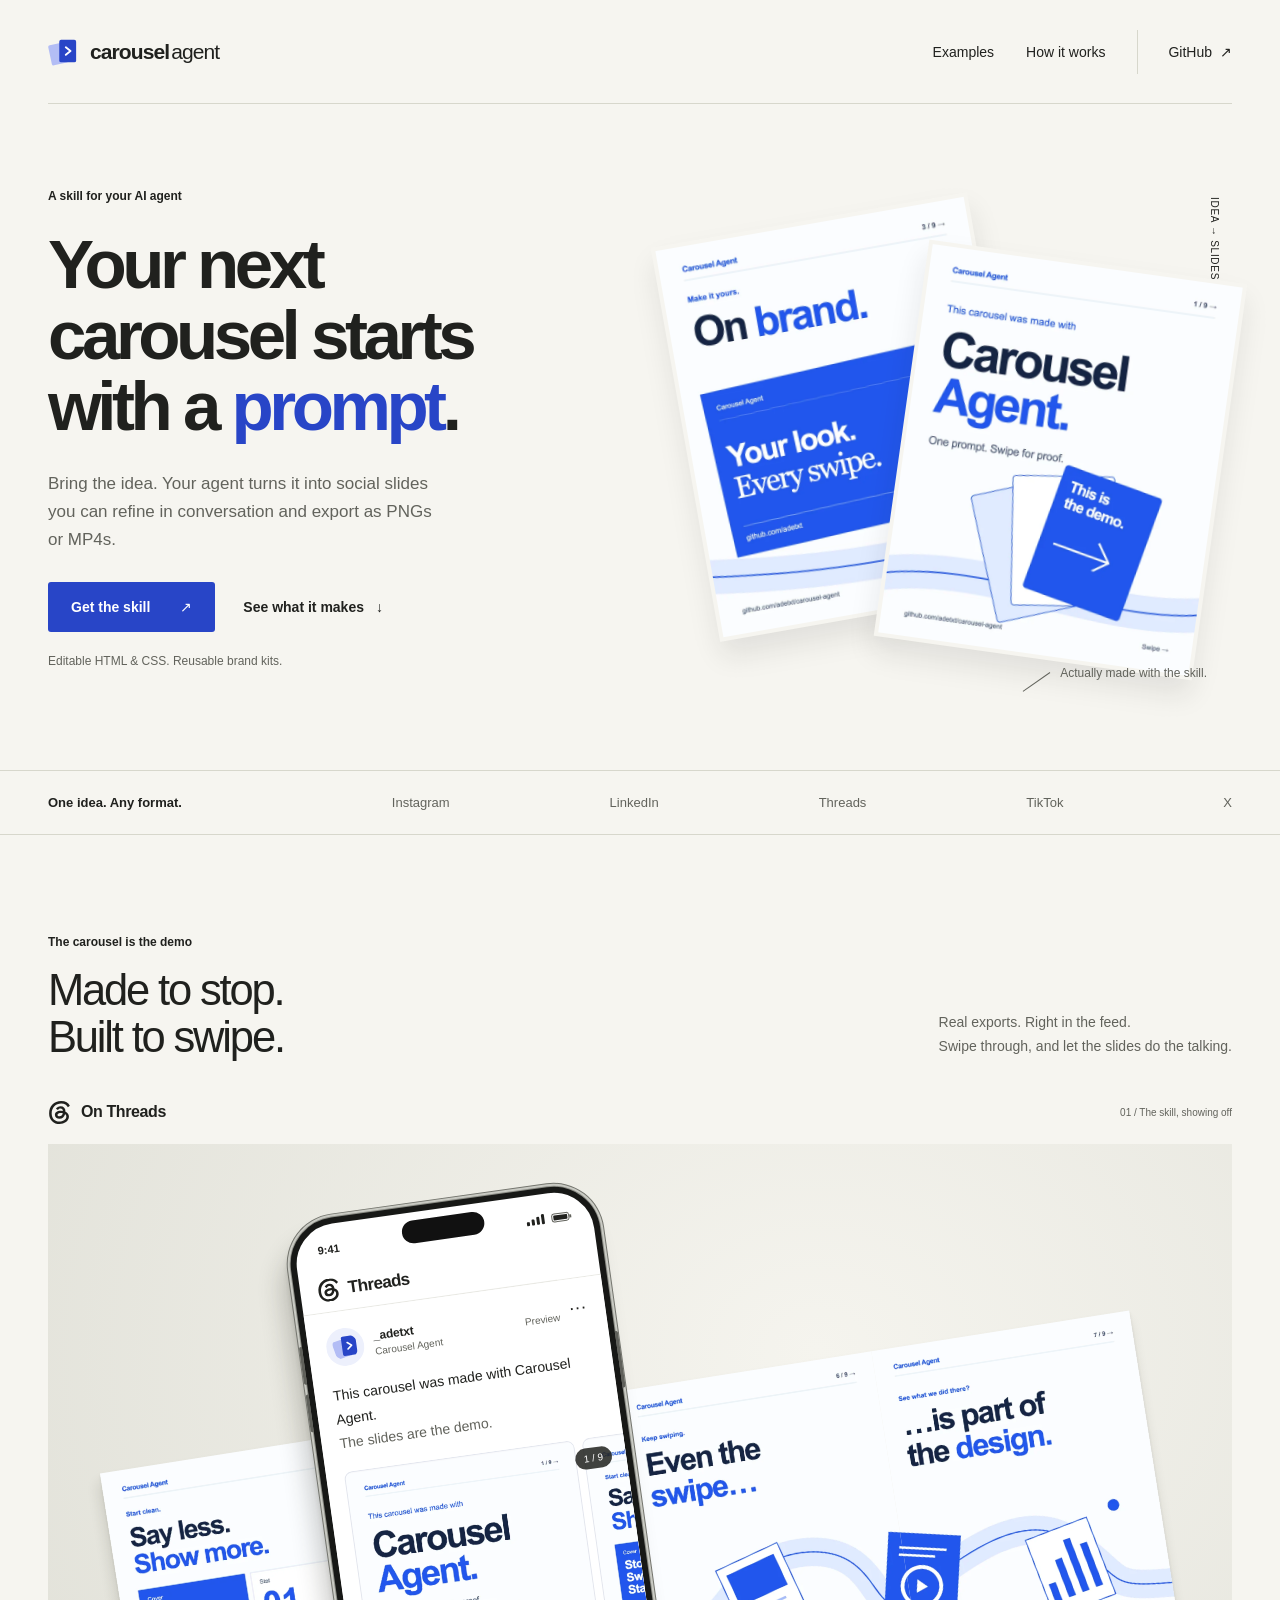
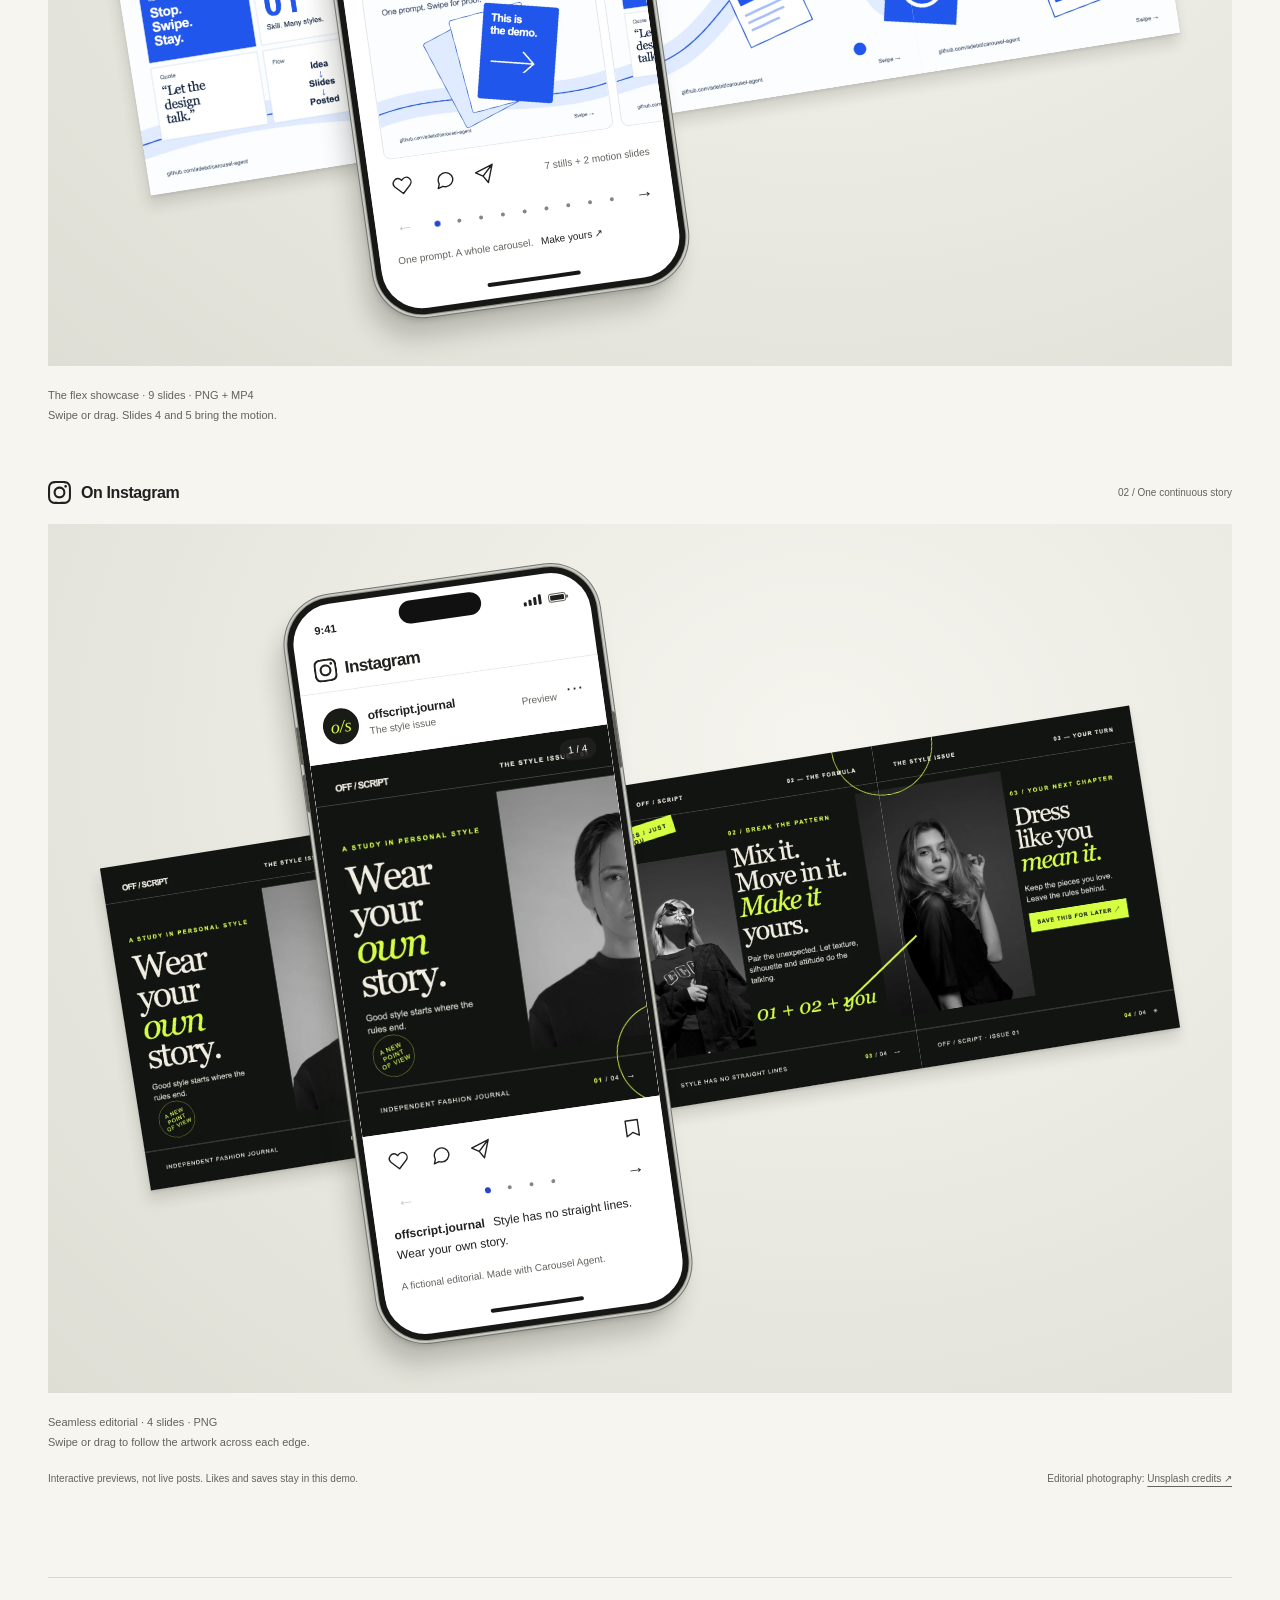
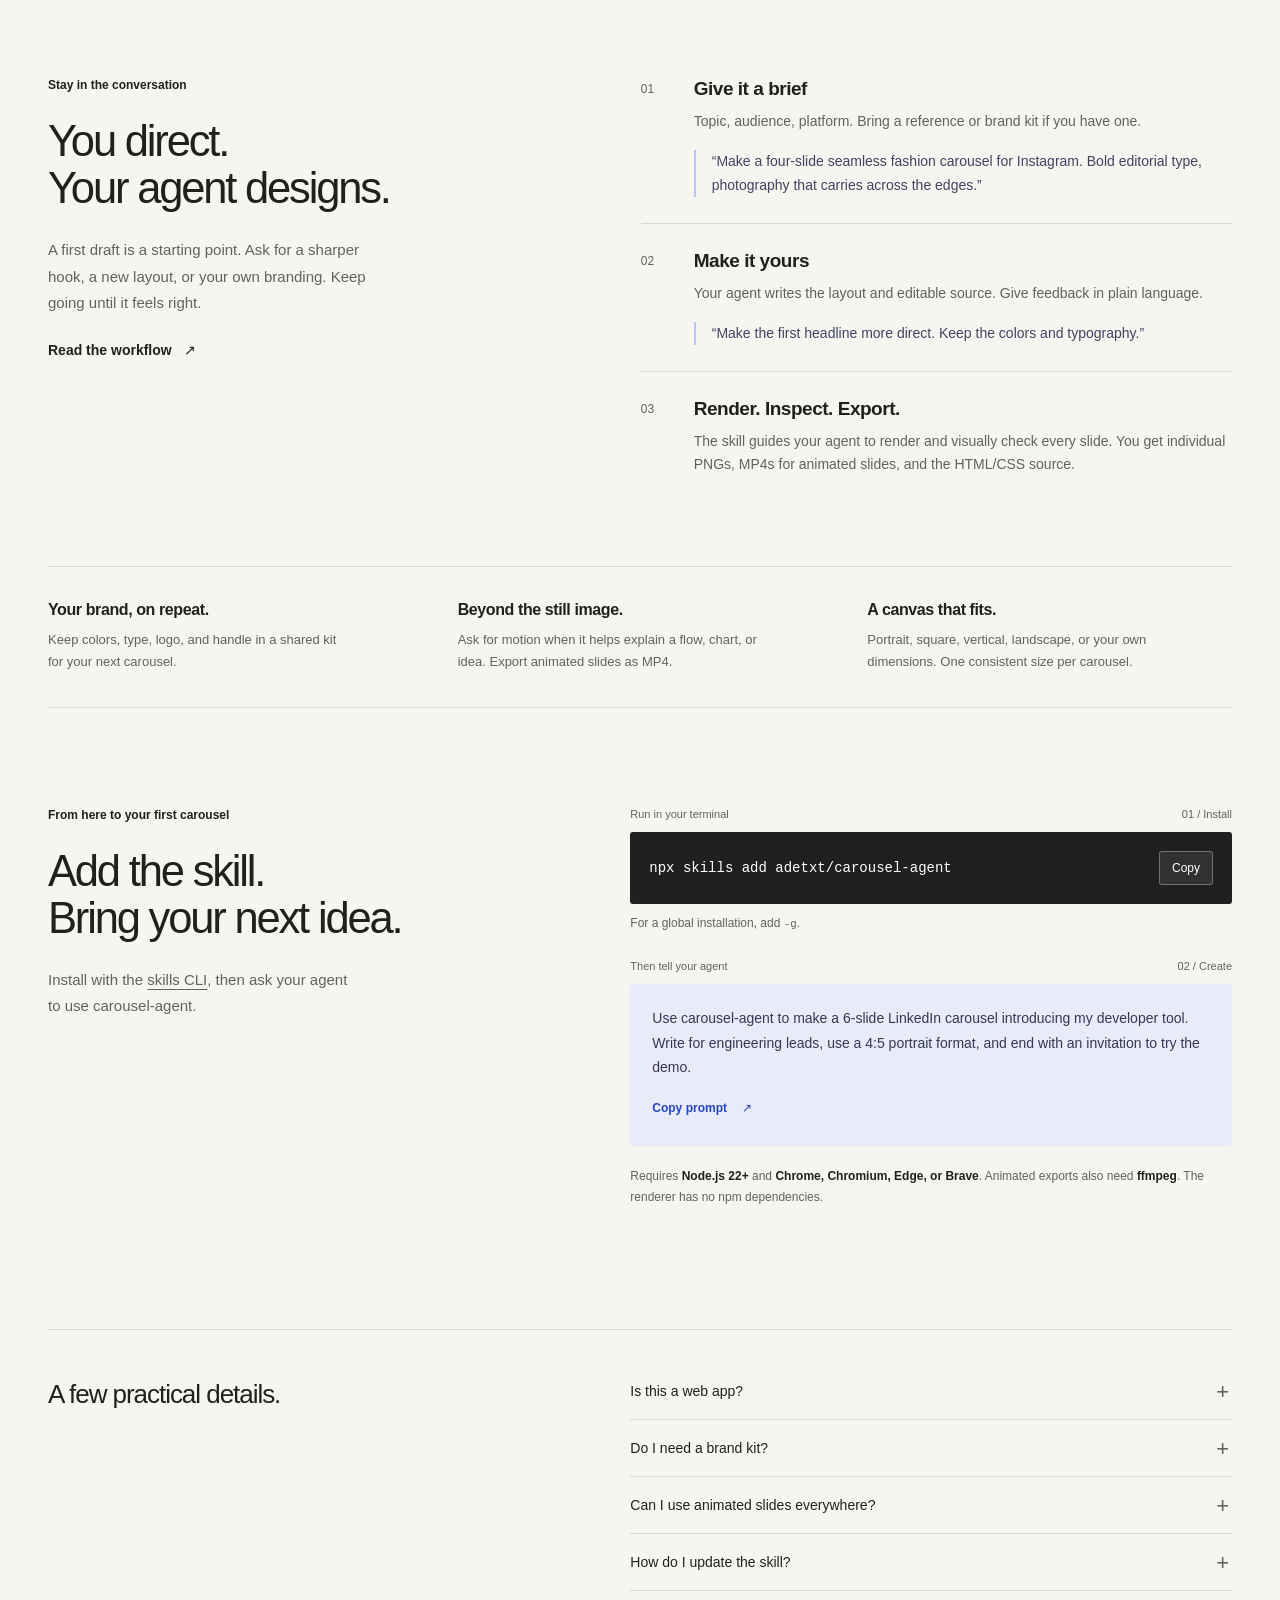
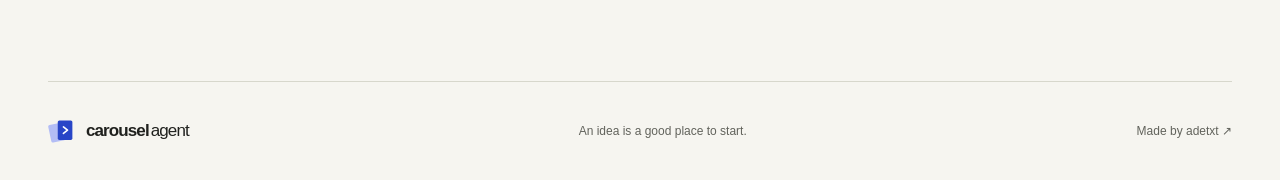
<file: docs/index.html>
<!doctype html>
<html lang="en">
<head>
  <meta charset="utf-8">
  <meta name="viewport" content="width=device-width, initial-scale=1">
  <meta name="theme-color" content="#f6f5f0">
  <meta name="description" content="Turn a prompt into social carousels with your AI agent. Editable HTML, seamless artwork, PNG exports, and animated MP4 slides. Install Carousel Agent.">
  <meta property="og:title" content="Carousel Agent · Your next carousel starts with a prompt">
  <meta property="og:description" content="From a brief to a carousel. Design, refine, and export social slides in conversation with your AI agent.">
  <meta property="og:type" content="website">
  <title>Carousel Agent · Your next carousel starts with a prompt</title>
  <link rel="icon" href="assets/mark.svg" type="image/svg+xml">
  <link rel="stylesheet" href="style.css">
  <link rel="stylesheet" href="social.css">
  <script src="script.js" defer></script>
</head>
<body>
  <a class="skip-link" href="#main">Skip to content</a>
  <header class="site-header wrap">
    <a class="wordmark" href="#" aria-label="Carousel Agent home"><img src="assets/mark.svg" width="30" height="30" alt="">carousel<span>agent</span></a>
    <nav aria-label="Main navigation">
      <a href="#examples">Examples</a>
      <a href="#workflow">How it works</a>
      <a class="github-link" href="https://github.com/adetxt/carousel-agent">GitHub <span aria-hidden="true">↗</span></a>
    </nav>
  </header>

  <main id="main">
    <section class="hero wrap" aria-labelledby="hero-title">
      <div class="hero-copy">
        <p class="eyebrow">A skill for your AI agent</p>
        <h1 id="hero-title">Your next<br>carousel starts<br>with a <span class="prompt-word">prompt<span aria-hidden="true">.</span></span></h1>
        <p class="hero-description">Bring the idea. Your agent turns it into social slides you can refine in conversation and export as PNGs or MP4s.</p>
        <div class="hero-actions"><a class="button primary" href="#install">Get the skill <span aria-hidden="true">↗</span></a><a class="text-link" href="#examples">See what it makes <span aria-hidden="true">↓</span></a></div>
        <p class="hero-note">Editable HTML & CSS. Reusable brand kits.</p>
      </div>
      <div class="hero-art" aria-label="Examples of the skill's exported slides">
        <img class="hero-slide hero-back" src="assets/flex-03.webp" width="720" height="900" alt="Carousel Agent blue and white branding slide: Your look. Every swipe." decoding="async">
        <img class="hero-slide hero-front" src="assets/flex-01.webp" width="720" height="900" alt="This carousel was made with Carousel Agent. One prompt. Swipe for proof." fetchpriority="high">
        <div class="art-caption"><span class="caption-line" aria-hidden="true"></span>Actually made with the skill.</div>
        <span class="art-index" aria-hidden="true">IDEA → SLIDES</span>
      </div>
    </section>

    <div class="format-strip"><div class="wrap"><span>One idea. Any format.</span><span>Instagram</span><span>LinkedIn</span><span>Threads</span><span>TikTok</span><span>X</span></div></div>

    <section class="examples section wrap" id="examples" aria-labelledby="examples-title">
      <div class="section-heading"><div><p class="eyebrow">The carousel is the demo</p><h2 id="examples-title">Made to stop.<br>Built to swipe.</h2></div><p>Real exports. Right in the feed.<br>Swipe through, and let the slides do the talking.</p></div>
      <div class="showcase-stage">
        <div class="platform-example" data-reveal>
          <div class="platform-heading"><img src="assets/threads.svg" width="23" height="23" alt=""><h3>On Threads</h3><span>01 / The skill, showing off</span></div>
          <div class="mockup-scene">
            <div class="slide-spread" aria-hidden="true">
              <img src="assets/flex-02.webp" width="720" height="900" alt="" loading="lazy">
              <img src="assets/flex-03.webp" width="720" height="900" alt="" loading="lazy">
              <img src="assets/flex-06.webp" width="720" height="900" alt="" loading="lazy">
              <img src="assets/flex-07.webp" width="720" height="900" alt="" loading="lazy">
            </div>
            <div class="phone-shell">
              <div class="phone-screen">
              <div class="phone-status" aria-hidden="true"><span>9:41</span><span class="phone-island"></span><span class="phone-signal"><i></i><i></i><i></i><i></i></span><span class="phone-battery"></span></div>
              <div class="phone-app"><img src="assets/threads.svg" width="23" height="23" alt=""><span>Threads</span></div>
          <article class="social-post threads-post" id="threads-preview" aria-label="Interactive Threads preview">
            <header class="post-header"><img class="post-avatar" src="assets/mark.svg" width="38" height="38" alt=""><div class="post-identity"><strong>_adetxt</strong><span>Carousel Agent</span></div><span class="post-preview-label">Preview</span><span class="post-menu" aria-hidden="true">···</span></header>
            <p class="thread-caption">This carousel was made with Carousel Agent.<br><span>The slides are the demo.</span></p>
            <div class="post-media"><div class="social-track" tabindex="0" role="region" aria-label="Carousel Agent flex showcase, nine slides. Swipe, drag, or use left and right arrow keys.">
              <div class="social-slide"><img src="https://script-alchemy-content-media.adetxt.workers.dev/carousel-agent/2026-11-01-flex/publish/slide-01-bbafe9b843ea.png" data-fallback="assets/flex-01.webp" width="1080" height="1350" alt="Slide 1 of 9: This carousel was made with Carousel Agent. One prompt. Swipe for proof." loading="lazy"></div>
              <div class="social-slide"><img src="https://script-alchemy-content-media.adetxt.workers.dev/carousel-agent/2026-11-01-flex/publish/slide-02-7007c85b07de.png" data-fallback="assets/flex-02.webp" width="1080" height="1350" alt="Slide 2 of 9: Say less. Show more. Cover, stat, quote and flow slide designs." loading="lazy"></div>
              <div class="social-slide"><img src="https://script-alchemy-content-media.adetxt.workers.dev/carousel-agent/2026-11-01-flex/publish/slide-03-96e52ef5cc22.png" data-fallback="assets/flex-03.webp" width="1080" height="1350" alt="Slide 3 of 9: On brand. Your look, every swipe." loading="lazy"></div>
              <div class="social-slide"><video src="https://script-alchemy-content-media.adetxt.workers.dev/carousel-agent/2026-11-01-flex/publish/slide-04-440615c28e92.mp4" data-fallback="assets/flex-04.mp4" poster="assets/flex-04.webp" width="1080" height="1350" controls muted playsinline preload="none" aria-label="Slide 4 of 9: It moves. Animated sequence: one prompt, a whole carousel, ready to post."></video><span class="video-label">Motion slide</span></div>
              <div class="social-slide"><video src="https://script-alchemy-content-media.adetxt.workers.dev/carousel-agent/2026-11-01-flex/publish/slide-05-c905f250cb9c.mp4" data-fallback="assets/flex-05.mp4" poster="assets/flex-05.webp" width="1080" height="1350" controls muted playsinline preload="none" aria-label="Slide 5 of 9: It shows off. Three animated slide cards fan out in perspective."></video><span class="video-label">Motion slide</span></div>
              <div class="social-slide"><img src="https://script-alchemy-content-media.adetxt.workers.dev/carousel-agent/2026-11-01-flex/publish/slide-06-9be8e0b4d6cc.png" data-fallback="assets/flex-06.webp" width="1080" height="1350" alt="Slide 6 of 9: Even the swipe… The ribbon and illustrated slide continue into the next panel." loading="lazy"></div>
              <div class="social-slide"><img src="https://script-alchemy-content-media.adetxt.workers.dev/carousel-agent/2026-11-01-flex/publish/slide-07-51d35d997528.png" data-fallback="assets/flex-07.webp" width="1080" height="1350" alt="Slide 7 of 9: …is part of the design. The shared artwork continues from the previous panel." loading="lazy"></div>
              <div class="social-slide"><img src="https://script-alchemy-content-media.adetxt.workers.dev/carousel-agent/2026-11-01-flex/publish/slide-08-e6ce64148919.png" data-fallback="assets/flex-08.webp" width="1080" height="1350" alt="Slide 8 of 9: Any format. Portrait, square, vertical and wide. PNG and MP4. Editable and reusable." loading="lazy"></div>
              <div class="social-slide"><img src="https://script-alchemy-content-media.adetxt.workers.dev/carousel-agent/2026-11-01-flex/publish/slide-09-34acc0d3ac97.png" data-fallback="assets/flex-09.webp" width="1080" height="1350" alt="Slide 9 of 9: Your turn. Get Carousel Agent at github.com/adetxt/carousel-agent." loading="lazy"></div>
            </div><span class="post-position" aria-live="polite" aria-atomic="true">1 / 9</span></div>
            <div class="post-actions"><button type="button" class="icon-button like-button" aria-label="Like this Threads preview" aria-pressed="false" hidden><svg viewBox="0 0 24 24" aria-hidden="true"><path d="M20.8 4.6a5.4 5.4 0 0 0-7.6 0L12 5.8l-1.2-1.2a5.4 5.4 0 0 0-7.6 7.6L12 21l8.8-8.8a5.4 5.4 0 0 0 0-7.6Z"/></svg></button><span class="mock-icon" aria-hidden="true"><svg viewBox="0 0 24 24" aria-hidden="true"><path d="M21 11.5a8.5 8.5 0 0 1-8.5 8.5 9 9 0 0 1-4-.9L3 21l1.8-5A8.5 8.5 0 1 1 21 11.5Z"/></svg></span><span class="mock-icon" aria-hidden="true"><svg viewBox="0 0 24 24" aria-hidden="true"><path d="m22 2-7 20-5-8-8-5 20-7ZM22 2 10 14"/></svg></span><span class="post-media-note">7 stills + 2 motion slides</span></div>
            <div class="post-pagination" hidden><button type="button" class="post-prev" aria-label="Previous slide" disabled>←</button><div class="post-dots" role="group" aria-label="Choose a slide"></div><button type="button" class="post-next" aria-label="Next slide">→</button></div>
            <p class="post-bottom-note">One prompt. A whole carousel. <a href="#install">Make yours ↗</a></p>
          </article>
              <div class="phone-home" aria-hidden="true"></div>
              </div>
            </div>
          </div>
          <p class="example-footnote">The flex showcase · 9 slides · PNG + MP4<br>Swipe or drag. Slides 4 and 5 bring the motion.</p>
        </div>
        <div class="platform-example instagram-example" data-reveal>
          <div class="platform-heading"><img src="assets/instagram.svg" width="23" height="23" alt=""><h3>On Instagram</h3><span>02 / One continuous story</span></div>
          <div class="mockup-scene">
            <div class="slide-spread" aria-hidden="true">
              <img src="assets/editorial-01.webp" width="720" height="900" alt="" loading="lazy">
              <img src="assets/editorial-02.webp" width="720" height="900" alt="" loading="lazy">
              <img src="assets/editorial-03.webp" width="720" height="900" alt="" loading="lazy">
              <img src="assets/editorial-04.webp" width="720" height="900" alt="" loading="lazy">
            </div>
            <div class="phone-shell">
              <div class="phone-screen">
              <div class="phone-status" aria-hidden="true"><span>9:41</span><span class="phone-island"></span><span class="phone-signal"><i></i><i></i><i></i><i></i></span><span class="phone-battery"></span></div>
              <div class="phone-app"><img src="assets/instagram.svg" width="23" height="23" alt=""><span>Instagram</span></div>
          <article class="social-post instagram-post" id="instagram-preview" aria-label="Interactive Instagram preview">
            <header class="post-header"><span class="editorial-avatar" aria-hidden="true">o/s</span><div class="post-identity"><strong>offscript.journal</strong><span>The style issue</span></div><span class="post-preview-label">Preview</span><span class="post-menu" aria-hidden="true">···</span></header>
            <div class="post-media"><div class="social-track" tabindex="0" role="region" aria-label="Seamless editorial, four slides. Swipe, drag, or use left and right arrow keys.">
              <div class="social-slide"><img src="assets/editorial-01.webp" width="720" height="900" alt="Editorial slide 1 of 4: Wear your own story" loading="lazy"></div>
              <div class="social-slide"><img src="assets/editorial-02.webp" width="720" height="900" alt="Editorial slide 2 of 4: Less fitting in. More standing out" loading="lazy"></div>
              <div class="social-slide"><img src="assets/editorial-03.webp" width="720" height="900" alt="Editorial slide 3 of 4: Mix it. Move in it. Make it yours" loading="lazy"></div>
              <div class="social-slide"><img src="assets/editorial-04.webp" width="720" height="900" alt="Editorial slide 4 of 4: Dress like you mean it" loading="lazy"></div>
            </div><span class="post-position" aria-live="polite" aria-atomic="true">1 / 4</span></div>
            <div class="post-actions"><button type="button" class="icon-button like-button" aria-label="Like this Instagram preview" aria-pressed="false" hidden><svg viewBox="0 0 24 24" aria-hidden="true"><path d="M20.8 4.6a5.4 5.4 0 0 0-7.6 0L12 5.8l-1.2-1.2a5.4 5.4 0 0 0-7.6 7.6L12 21l8.8-8.8a5.4 5.4 0 0 0 0-7.6Z"/></svg></button><span class="mock-icon" aria-hidden="true"><svg viewBox="0 0 24 24" aria-hidden="true"><path d="M21 11.5a8.5 8.5 0 0 1-8.5 8.5 9 9 0 0 1-4-.9L3 21l1.8-5A8.5 8.5 0 1 1 21 11.5Z"/></svg></span><span class="mock-icon" aria-hidden="true"><svg viewBox="0 0 24 24" aria-hidden="true"><path d="m22 2-7 20-5-8-8-5 20-7ZM22 2 10 14"/></svg></span><button type="button" class="icon-button save-button" aria-label="Save this Instagram preview" aria-pressed="false" hidden><svg viewBox="0 0 24 24" aria-hidden="true"><path d="M5 3h14v18l-7-4-7 4V3Z"/></svg></button></div>
            <div class="post-pagination" hidden><button type="button" class="post-prev" aria-label="Previous slide" disabled>←</button><div class="post-dots" role="group" aria-label="Choose a slide"></div><button type="button" class="post-next" aria-label="Next slide">→</button></div>
            <p class="instagram-caption"><strong>offscript.journal</strong> Style has no straight lines. Wear your own story.</p>
            <p class="post-bottom-note">A fictional editorial. Made with Carousel Agent.</p>
          </article>
              <div class="phone-home" aria-hidden="true"></div>
              </div>
            </div>
          </div>
          <p class="example-footnote">Seamless editorial · 4 slides · PNG<br>Swipe or drag to follow the artwork across each edge.</p>
        </div>
      </div>
      <div class="showcase-notes"><p>Interactive previews, not live posts. Likes and saves stay in this demo.</p><p>Editorial photography: <a href="https://github.com/adetxt/carousel-agent/blob/main/examples/seamless-editorial/CREDITS.md">Unsplash credits ↗</a></p></div>
    </section>

    <section class="workflow section wrap" id="workflow" aria-labelledby="workflow-title">
      <div class="workflow-intro"><p class="eyebrow">Stay in the conversation</p><h2 id="workflow-title">You direct.<br>Your agent designs.</h2><p>A first draft is a starting point. Ask for a sharper hook, a new layout, or your own branding. Keep going until it feels right.</p><a class="text-link" href="https://github.com/adetxt/carousel-agent#describe-your-carousel">Read the workflow <span aria-hidden="true">↗</span></a></div>
      <ol class="workflow-steps">
        <li><span class="step-number">01</span><div><h3>Give it a brief</h3><p>Topic, audience, platform. Bring a reference or brand kit if you have one.</p><blockquote>“Make a four-slide seamless fashion carousel for Instagram. Bold editorial type, photography that carries across the edges.”</blockquote></div></li>
        <li><span class="step-number">02</span><div><h3>Make it yours</h3><p>Your agent writes the layout and editable source. Give feedback in plain language.</p><blockquote>“Make the first headline more direct. Keep the colors and typography.”</blockquote></div></li>
        <li><span class="step-number">03</span><div><h3>Render. Inspect. Export.</h3><p>The skill guides your agent to render and visually check every slide. You get individual PNGs, MP4s for animated slides, and the HTML/CSS source.</p></div></li>
      </ol>
    </section>

    <section class="details-strip wrap" aria-label="Output capabilities"><div><h3>Your brand, on repeat.</h3><p>Keep colors, type, logo, and handle in a shared kit for your next carousel.</p></div><div><h3>Beyond the still image.</h3><p>Ask for motion when it helps explain a flow, chart, or idea. Export animated slides as MP4.</p></div><div><h3>A canvas that fits.</h3><p>Portrait, square, vertical, landscape, or your own dimensions. One consistent size per carousel.</p></div></section>

    <section class="install section wrap" id="install" aria-labelledby="install-title">
      <div class="install-heading"><p class="eyebrow">From here to your first carousel</p><h2 id="install-title">Add the skill.<br>Bring your next idea.</h2><p>Install with the <a href="https://github.com/vercel-labs/skills">skills CLI</a>, then ask your agent to use carousel-agent.</p></div>
      <div class="install-content"><div class="command-label"><span>Run in your terminal</span><span>01 / Install</span></div><div class="command"><code id="install-command">npx skills add adetxt/carousel-agent</code><button type="button" data-copy="install-command" hidden>Copy</button></div><p class="install-hint">For a global installation, add <code>-g</code>.</p><div class="command-label prompt-label"><span>Then tell your agent</span><span>02 / Create</span></div><div class="starter-prompt"><p id="starter-prompt">Use carousel-agent to make a 6-slide LinkedIn carousel introducing my developer tool. Write for engineering leads, use a 4:5 portrait format, and end with an invitation to try the demo.</p><button type="button" data-copy="starter-prompt" hidden>Copy prompt <span aria-hidden="true">↗</span></button></div><p class="requirements">Requires <strong>Node.js 22+</strong> and <strong>Chrome, Chromium, Edge, or Brave</strong>. Animated exports also need <strong>ffmpeg</strong>. The renderer has no npm dependencies.</p><p id="copy-status" class="copy-status" role="status" aria-live="polite"></p></div>
    </section>

    <section class="faq wrap" aria-labelledby="faq-title"><h2 id="faq-title">A few practical details.</h2><div><details><summary>Is this a web app?</summary><p>It’s a skill you install in a compatible AI agent. Your agent creates local HTML/CSS files and runs the bundled renderer. This website shows what the skill can make.</p></details><details><summary>Do I need a brand kit?</summary><p>No. Start with a generic design, reuse an existing kit, or share your colors, logo, typography, and handle. Your agent can keep your branding in a shared kit.</p></details><details><summary>Can I use animated slides everywhere?</summary><p>Animated slides export as individual MP4 files. Instagram carousels accept images and videos; LinkedIn document carousels use static slides. Ask your agent for the right output for your platform.</p></details><details><summary>How do I update the skill?</summary><p>Run <code>npx skills update carousel-agent</code>. Add <code>-g</code> if you installed globally. For renderer options and source details, see the <a href="https://github.com/adetxt/carousel-agent#developer-reference">developer reference</a>.</p></details></div></section>
  </main>
  <footer class="site-footer wrap"><a class="wordmark" href="#"><img src="assets/mark.svg" width="26" height="26" alt="">carousel<span>agent</span></a><p>An idea is a good place to start.</p><a href="https://github.com/adetxt/carousel-agent">Made by adetxt <span aria-hidden="true">↗</span></a></footer>
</body>
</html>
</file>
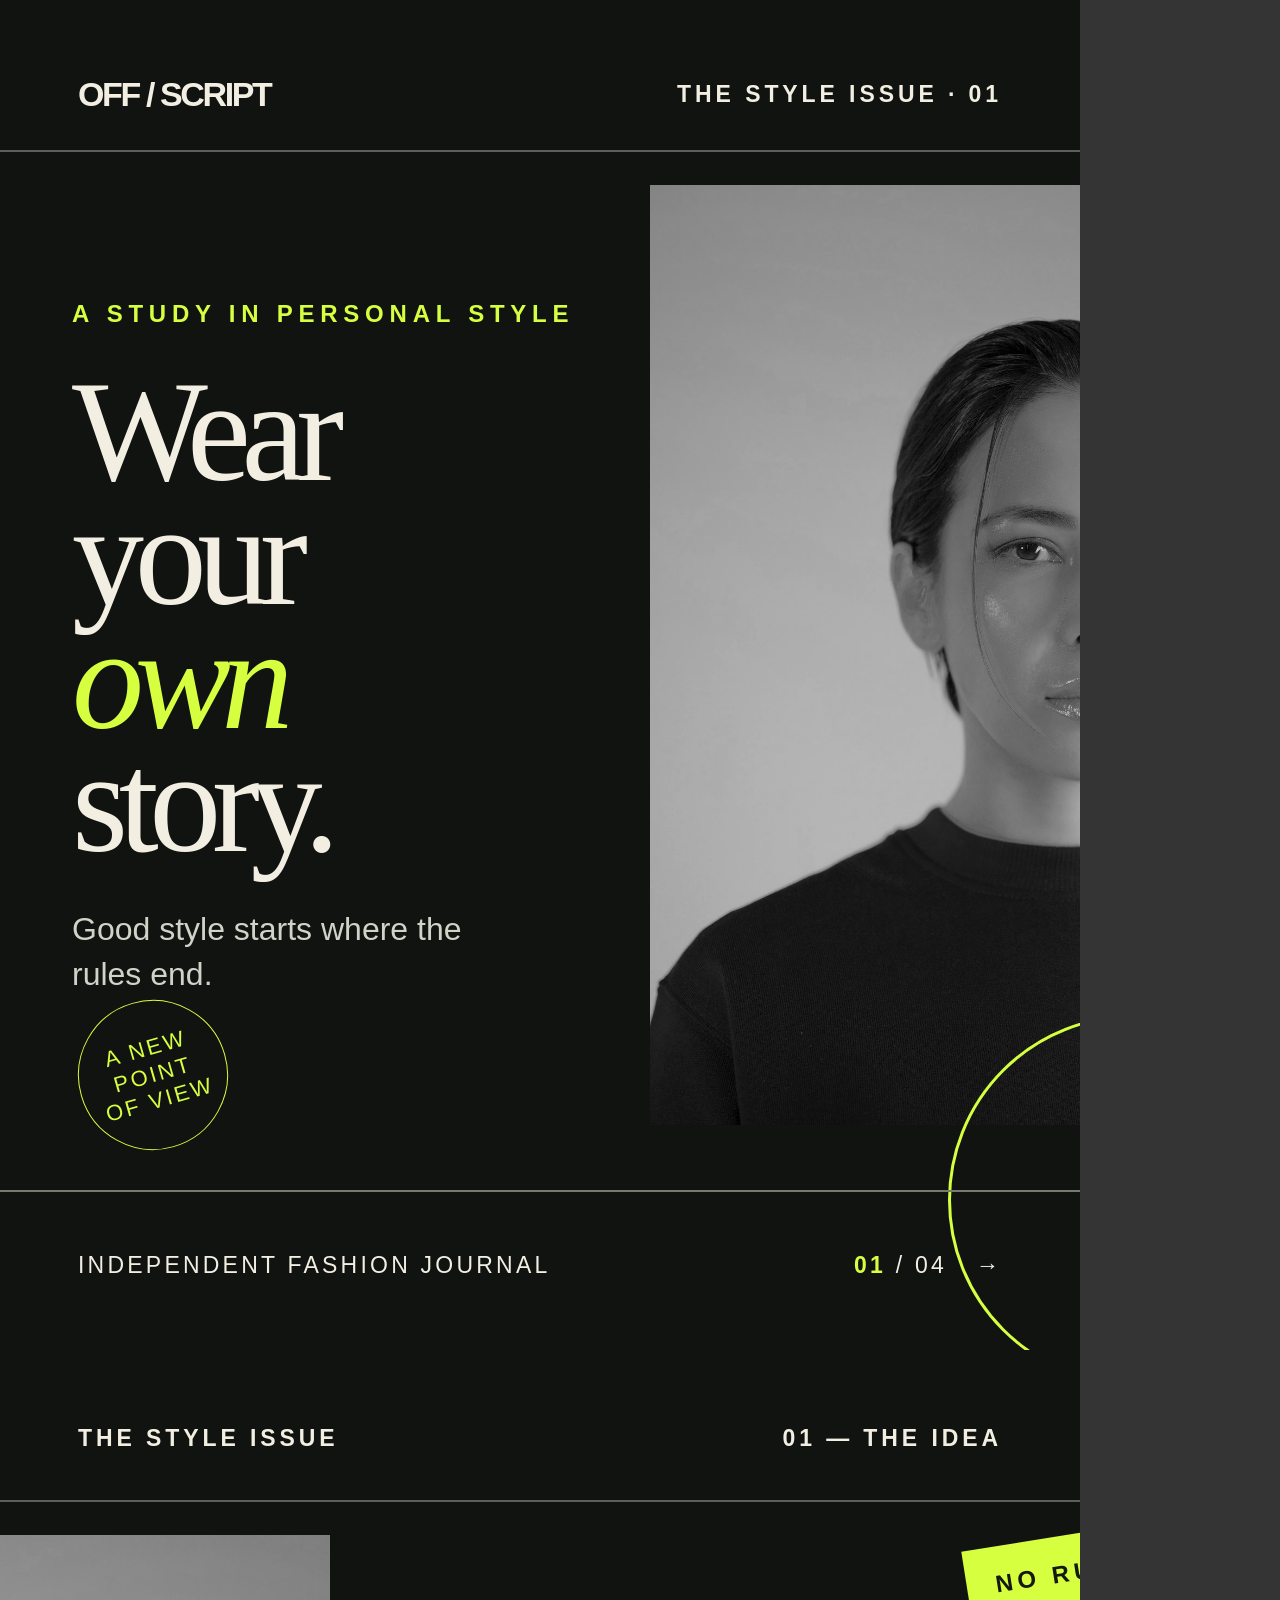
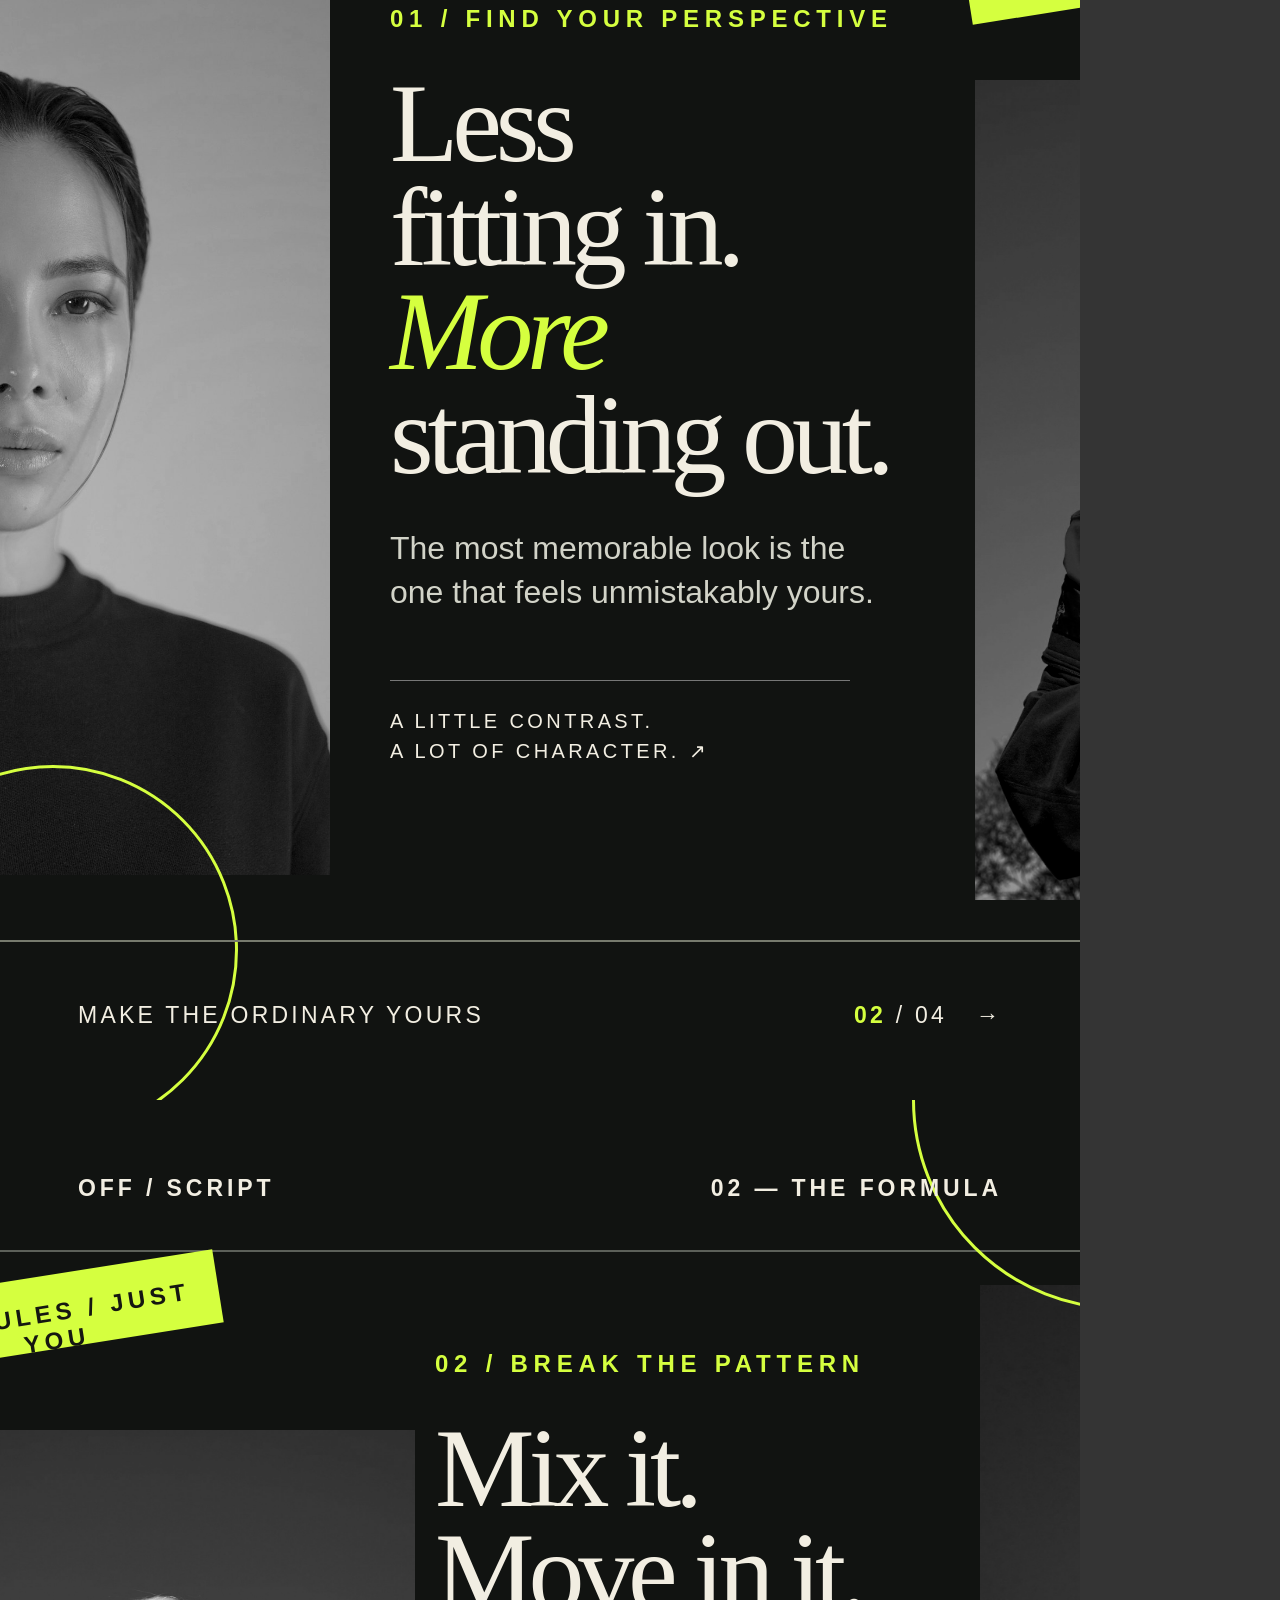
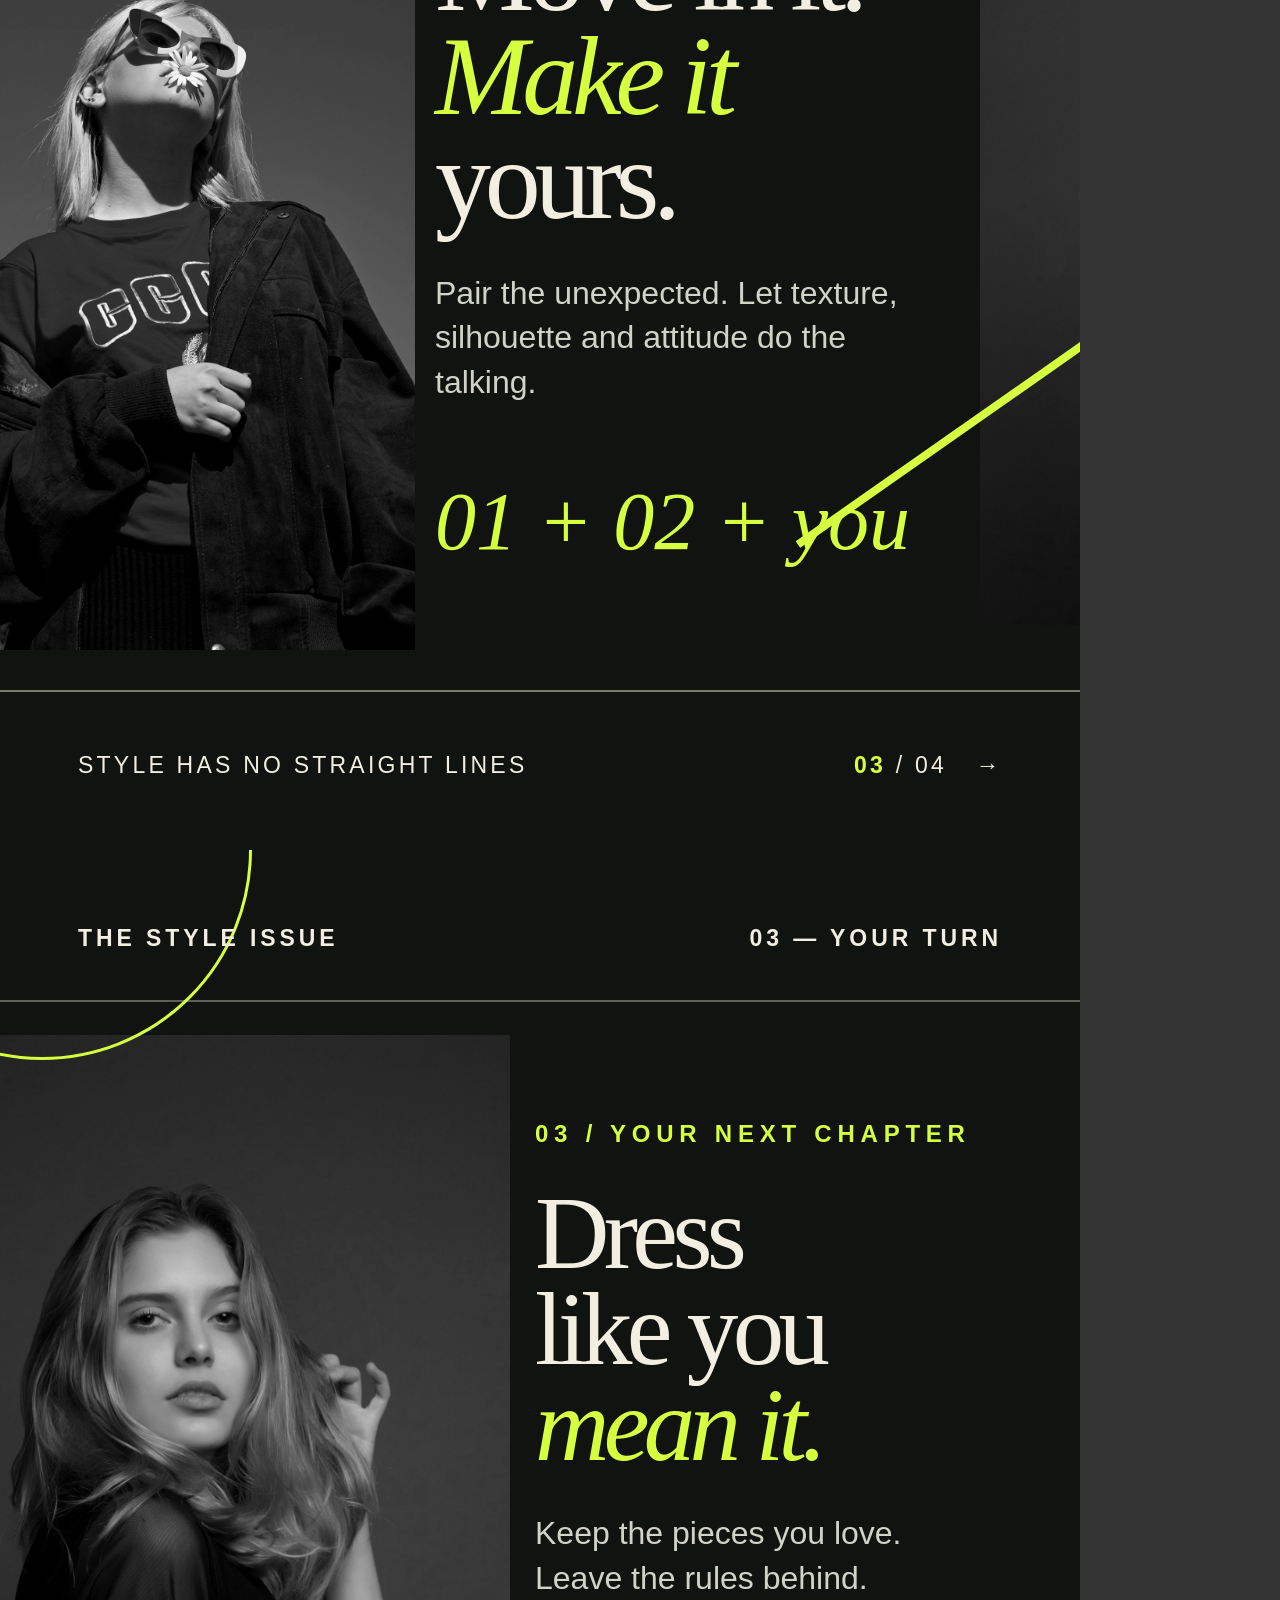
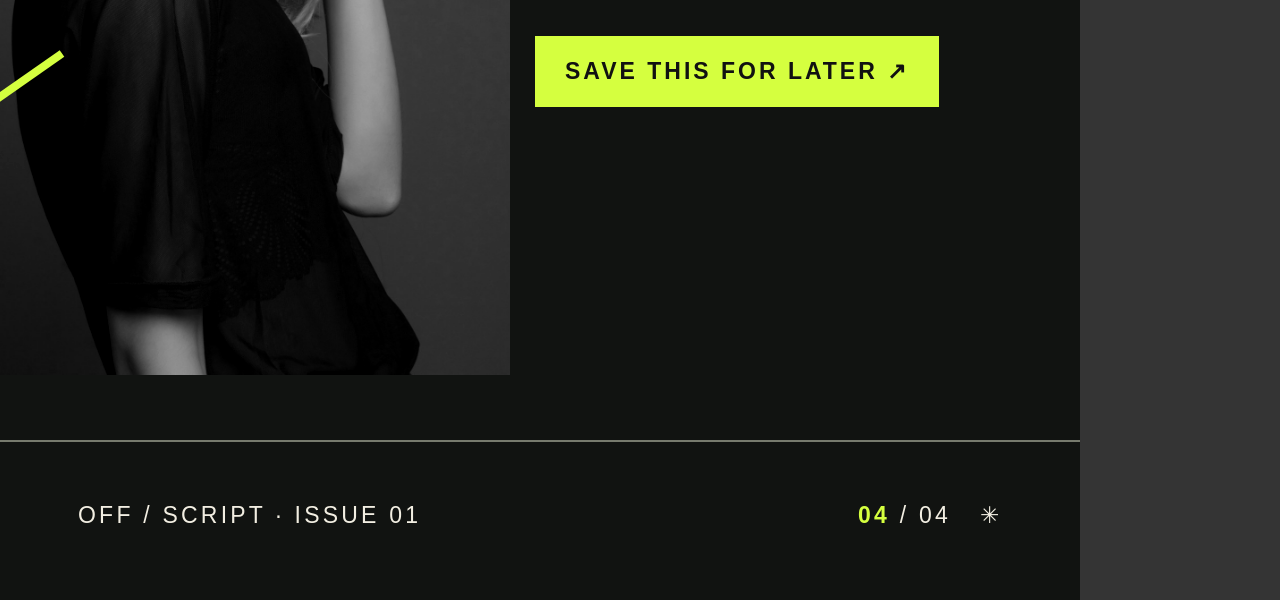
<file: examples/seamless-editorial/index.html>
<!doctype html><html lang="en"><head><meta charset="utf-8"><title>Off Script — A study in personal style</title><link rel="stylesheet" href="theme.css"></head><body>
<template id="scene"><div class="scene"><div class="line"></div><div class="photo p1"><img src="photos/01.jpg" alt=""></div><div class="photo p2"><img src="photos/02.jpg" alt=""></div><div class="photo p3"><img src="photos/04.jpg" alt=""></div><div class="ribbon">NO RULES / JUST YOU</div><div class="disc"></div><div class="disc two"></div><div class="stripe"></div><div class="rule"></div></div></template>
<section class="slide"><div class="window" aria-hidden="true"></div><div class="copy"><div class="header"><span class="mark">OFF / SCRIPT</span><span>THE STYLE ISSUE · 01</span></div><div class="cover-title"><div class="eyebrow">A study in personal style</div><h1>Wear<br>your<br><em>own</em><br>story.</h1><div class="body">Good style starts where the rules end.</div></div><div class="cover-tag">A NEW<br>POINT<br>OF VIEW</div><div class="page"><span>Independent fashion journal</span><span><b>01</b> / 04 &nbsp; →</span></div></div></section>
<section class="slide"><div class="window" aria-hidden="true"></div><div class="copy"><div class="header"><span>THE STYLE ISSUE</span><span>01 — THE IDEA</span></div><div class="panel2"><div class="eyebrow">01 / Find your perspective</div><h2>Less<br>fitting in.<br><em>More</em><br>standing out.</h2><div class="body">The most memorable look is the one that feels unmistakably yours.</div><div class="caption tiny">A little contrast.<br>A lot of character. ↗</div></div><div class="page"><span>Make the ordinary yours</span><span><b>02</b> / 04 &nbsp; →</span></div></div></section>
<section class="slide"><div class="window" aria-hidden="true"></div><div class="copy"><div class="header"><span>OFF / SCRIPT</span><span>02 — THE FORMULA</span></div><div class="panel3"><div class="eyebrow">02 / Break the pattern</div><h2>Mix it.<br>Move in it.<br><em>Make it</em><br>yours.</h2><div class="body">Pair the unexpected. Let texture, silhouette and attitude do the talking.</div><div class="index">01 + 02 + you</div></div><div class="page"><span>Style has no straight lines</span><span><b>03</b> / 04 &nbsp; →</span></div></div></section>
<section class="slide"><div class="window" aria-hidden="true"></div><div class="copy"><div class="header"><span>THE STYLE ISSUE</span><span>03 — YOUR TURN</span></div><div class="panel4"><div class="eyebrow">03 / Your next chapter</div><h2>Dress<br>like you<br><em>mean it.</em></h2><div class="body">Keep the pieces you love. Leave the rules behind.</div><div class="cta">Save this for later ↗</div></div><div class="page"><span>Off / Script · Issue 01</span><span><b>04</b> / 04 &nbsp; ✳</span></div></div></section>
<script>const template=document.querySelector('#scene');document.querySelectorAll('.slide').forEach((slide,i)=>{const node=template.content.cloneNode(true);node.querySelector('.scene').style.setProperty('--i',i);slide.querySelector('.window').append(node)});</script>
</body></html>
</file>
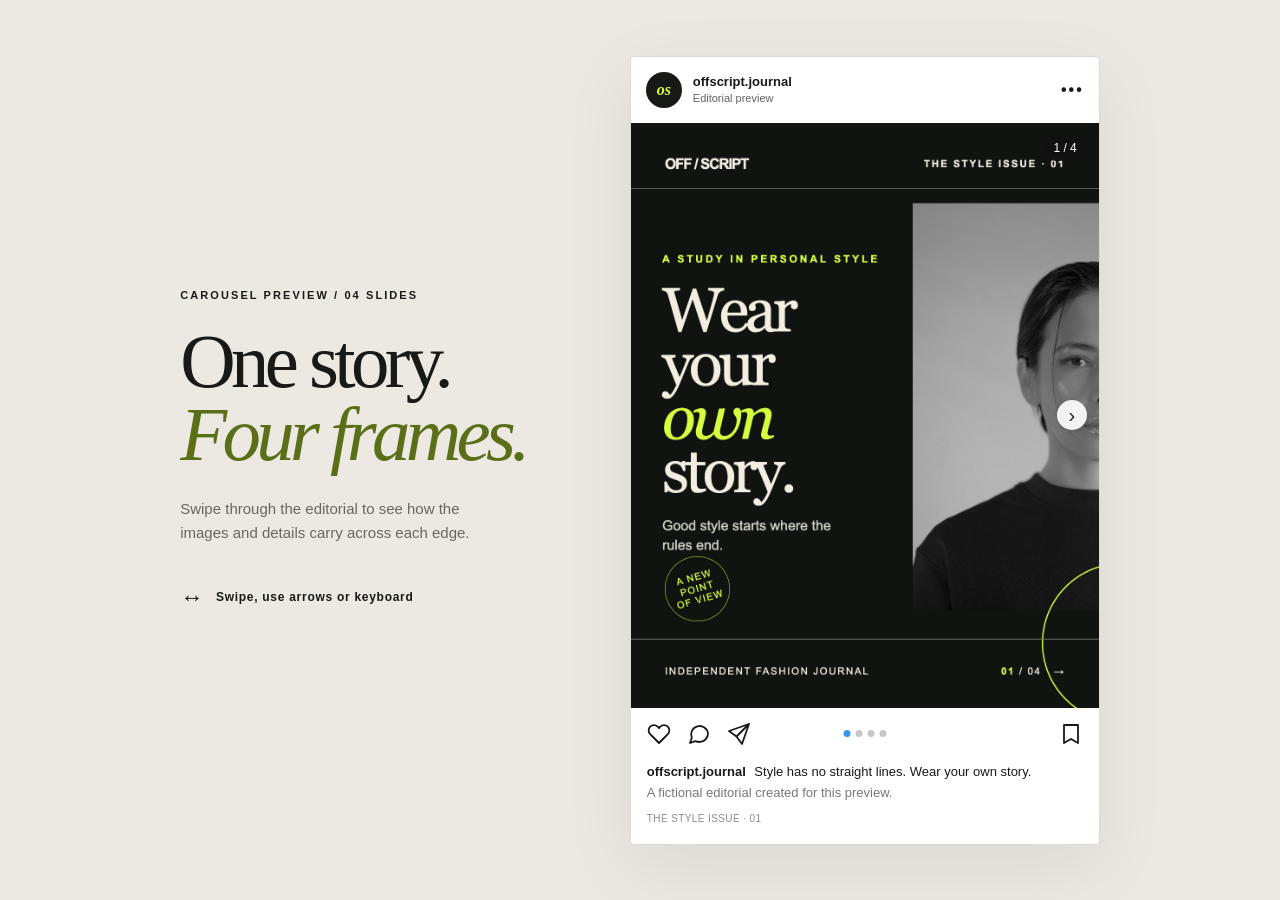
<file: examples/seamless-editorial/preview.html>
<!doctype html>
<html lang="en">
<head>
<meta charset="utf-8">
<meta name="viewport" content="width=device-width, initial-scale=1">
<title>OFF / SCRIPT — Carousel preview</title>
<style>
*{box-sizing:border-box}body{margin:0;background:#ebe9e2;color:#181a17;font-family:-apple-system,BlinkMacSystemFont,"Segoe UI",sans-serif}.wrap{min-height:100vh;display:grid;grid-template-columns:minmax(230px,360px) minmax(0,470px);gap:clamp(32px,7vw,110px);justify-content:center;align-items:center;padding:48px 24px}.intro{align-self:center}.label{font-size:11px;font-weight:800;letter-spacing:.19em;text-transform:uppercase}.intro h1{font:normal clamp(52px,6vw,84px)/.95 Georgia,serif;letter-spacing:-.06em;margin:25px 0}.intro h1 em{color:#5b6f19}.intro p{max-width:300px;color:#66685d;line-height:1.6;font-size:15px}.hint{display:inline-flex;align-items:center;gap:12px;margin-top:24px;font-size:12px;font-weight:700;letter-spacing:.06em}.hint span{font-size:23px}.post{background:#fff;border:1px solid #dadada;border-radius:4px;overflow:hidden;box-shadow:0 20px 70px #191c1214}.post-header{height:66px;display:flex;align-items:center;gap:11px;padding:0 15px}.avatar{width:36px;height:36px;border-radius:50%;background:#171917;color:#d5ff3f;display:grid;place-items:center;font:italic 700 16px Georgia,serif}.identity{font-size:13px;font-weight:700;line-height:1.35}.identity small{display:block;font-size:11px;font-weight:400;color:#626262}.more{margin-left:auto;font-weight:700;letter-spacing:2px}.media{position:relative;background:#111}.track{display:flex;overflow-x:auto;scroll-snap-type:x mandatory;scrollbar-width:none;overscroll-behavior-x:contain;touch-action:pan-x pan-y}.track::-webkit-scrollbar{display:none}.track img{display:block;flex:0 0 100%;width:100%;height:auto;aspect-ratio:4/5;object-fit:cover;scroll-snap-align:start}.arrow{position:absolute;top:50%;transform:translateY(-50%);width:30px;height:30px;border:0;border-radius:50%;background:#ffffffe8;color:#252525;font-size:20px;line-height:1;cursor:pointer;box-shadow:0 1px 5px #0003;display:grid;place-items:center}.arrow:hover{background:white}.arrow:focus-visible,.dot:focus-visible{outline:3px solid #5473df;outline-offset:3px}.arrow[hidden]{display:none}.prev{left:12px}.next{right:12px}.count{position:absolute;right:12px;top:12px;border-radius:20px;padding:6px 10px;color:white;background:#111b;font-size:12px}.post-actions{position:relative;display:flex;align-items:center;gap:16px;padding:14px 16px 6px}.post-actions svg{width:24px;height:24px;fill:none;stroke:#181818;stroke-width:1.8;stroke-linejoin:round;stroke-linecap:round}.post-actions .save{margin-left:auto}.dots{position:absolute;left:50%;transform:translateX(-50%);display:flex;gap:5px}.dot{width:7px;height:7px;border:0;border-radius:50%;background:#c6c6c6;padding:0;cursor:pointer}.dot[aria-current="true"]{background:#3897f0}.caption{padding:8px 16px 18px;font-size:13px;line-height:1.5}.caption b{margin-right:5px}.caption p{margin:2px 0}.caption .muted{color:#777}.caption .date{margin-top:8px;font-size:10px;letter-spacing:.04em;text-transform:uppercase;color:#8b8b8b}@media(max-width:700px){body{background:#fff}.wrap{display:flex;flex-direction:column;align-items:stretch;padding:0;gap:0;min-height:0}.intro{padding:25px 18px 20px}.intro h1{font-size:47px;margin:12px 0}.intro p{margin:0;max-width:none}.hint{margin-top:10px}.post{width:100%;max-width:470px;margin:auto;border-left:0;border-right:0;border-radius:0;box-shadow:none}}@media(prefers-reduced-motion:reduce){.track{scroll-behavior:auto}}
</style>
</head>
<body>
<main class="wrap">
  <div class="intro"><div class="label">Carousel preview / 04 slides</div><h1>One story.<br><em>Four frames.</em></h1><p>Swipe through the editorial to see how the images and details carry across each edge.</p><div class="hint"><span aria-hidden="true">↔</span> Swipe, use arrows or keyboard</div></div>
  <article class="post" aria-label="Instagram-style carousel preview">
    <div class="post-header"><div class="avatar" aria-hidden="true">os</div><div class="identity">offscript.journal<small>Editorial preview</small></div><span class="more" aria-hidden="true">•••</span></div>
    <div class="media"><div class="track" id="track" tabindex="0" aria-label="Carousel slides. Use left and right arrow keys.">
      <img src="slides/slide-01.png" width="1080" height="1350" alt="Slide 1: Wear your own story.">
      <img src="slides/slide-02.png" width="1080" height="1350" alt="Slide 2: Less fitting in. More standing out.">
      <img src="slides/slide-03.png" width="1080" height="1350" alt="Slide 3: Mix it. Move in it. Make it yours.">
      <img src="slides/slide-04.png" width="1080" height="1350" alt="Slide 4: Dress like you mean it.">
    </div><span class="count" aria-live="polite">1 / 4</span><button class="arrow prev" aria-label="Previous slide" hidden>‹</button><button class="arrow next" aria-label="Next slide">›</button></div>
    <div class="post-actions" aria-hidden="true"><svg viewBox="0 0 24 24"><path d="M20.8 4.7a5.3 5.3 0 0 0-7.5 0L12 6l-1.3-1.3a5.3 5.3 0 0 0-7.5 7.5l1.3 1.3L12 21l7.5-7.5 1.3-1.3a5.3 5.3 0 0 0 0-7.5z"/></svg><svg viewBox="0 0 24 24"><path d="M21 11.5a8.5 8.5 0 0 1-8.5 8.5 9 9 0 0 1-4-.9L3 21l1.8-5A8.5 8.5 0 1 1 21 11.5z"/></svg><svg viewBox="0 0 24 24"><path d="M22 2 9.5 14.5M22 2l-7 20-5.5-7.5L2 9z"/></svg><div class="dots"></div><svg class="save" viewBox="0 0 24 24"><path d="M5 3h14v18l-7-4-7 4z"/></svg></div>
    <div class="caption"><p><b>offscript.journal</b> Style has no straight lines. Wear your own story.</p><p class="muted">A fictional editorial created for this preview.</p><div class="date">The style issue · 01</div></div>
  </article>
</main>
<script>
const track=document.querySelector('#track'), images=[...track.querySelectorAll('img')], prev=document.querySelector('.prev'), next=document.querySelector('.next'), count=document.querySelector('.count'), dots=document.querySelector('.dots');
let index=0;
// Dots are controls, so keep them outside the decorative action icons' accessibility tree.
dots.parentElement.removeAttribute('aria-hidden');
for(const svg of document.querySelectorAll('.post-actions svg')) svg.setAttribute('aria-hidden','true');
images.forEach((_,i)=>{const button=document.createElement('button');button.className='dot';button.setAttribute('aria-label',`Go to slide ${i+1}`);button.addEventListener('click',()=>go(i));dots.append(button)});
function update(){index=Math.max(0,Math.min(images.length-1,Math.round(track.scrollLeft/track.clientWidth)));count.textContent=`${index+1} / ${images.length}`;prev.hidden=index===0;next.hidden=index===images.length-1;[...dots.children].forEach((dot,i)=>dot.setAttribute('aria-current',i===index?'true':'false'))}
function go(i){const target=Math.max(0,Math.min(images.length-1,i));track.scrollTo({left:target*track.clientWidth,behavior:matchMedia('(prefers-reduced-motion: reduce)').matches?'instant':'smooth'})}
prev.addEventListener('click',()=>go(index-1));next.addEventListener('click',()=>go(index+1));track.addEventListener('scroll',update,{passive:true});track.addEventListener('keydown',e=>{if(e.key==='ArrowRight'||e.key==='ArrowLeft'){e.preventDefault();go(index+(e.key==='ArrowRight'?1:-1))}});window.addEventListener('resize',()=>{track.scrollLeft=index*track.clientWidth;update()});update();
</script>
</body></html>
</file>
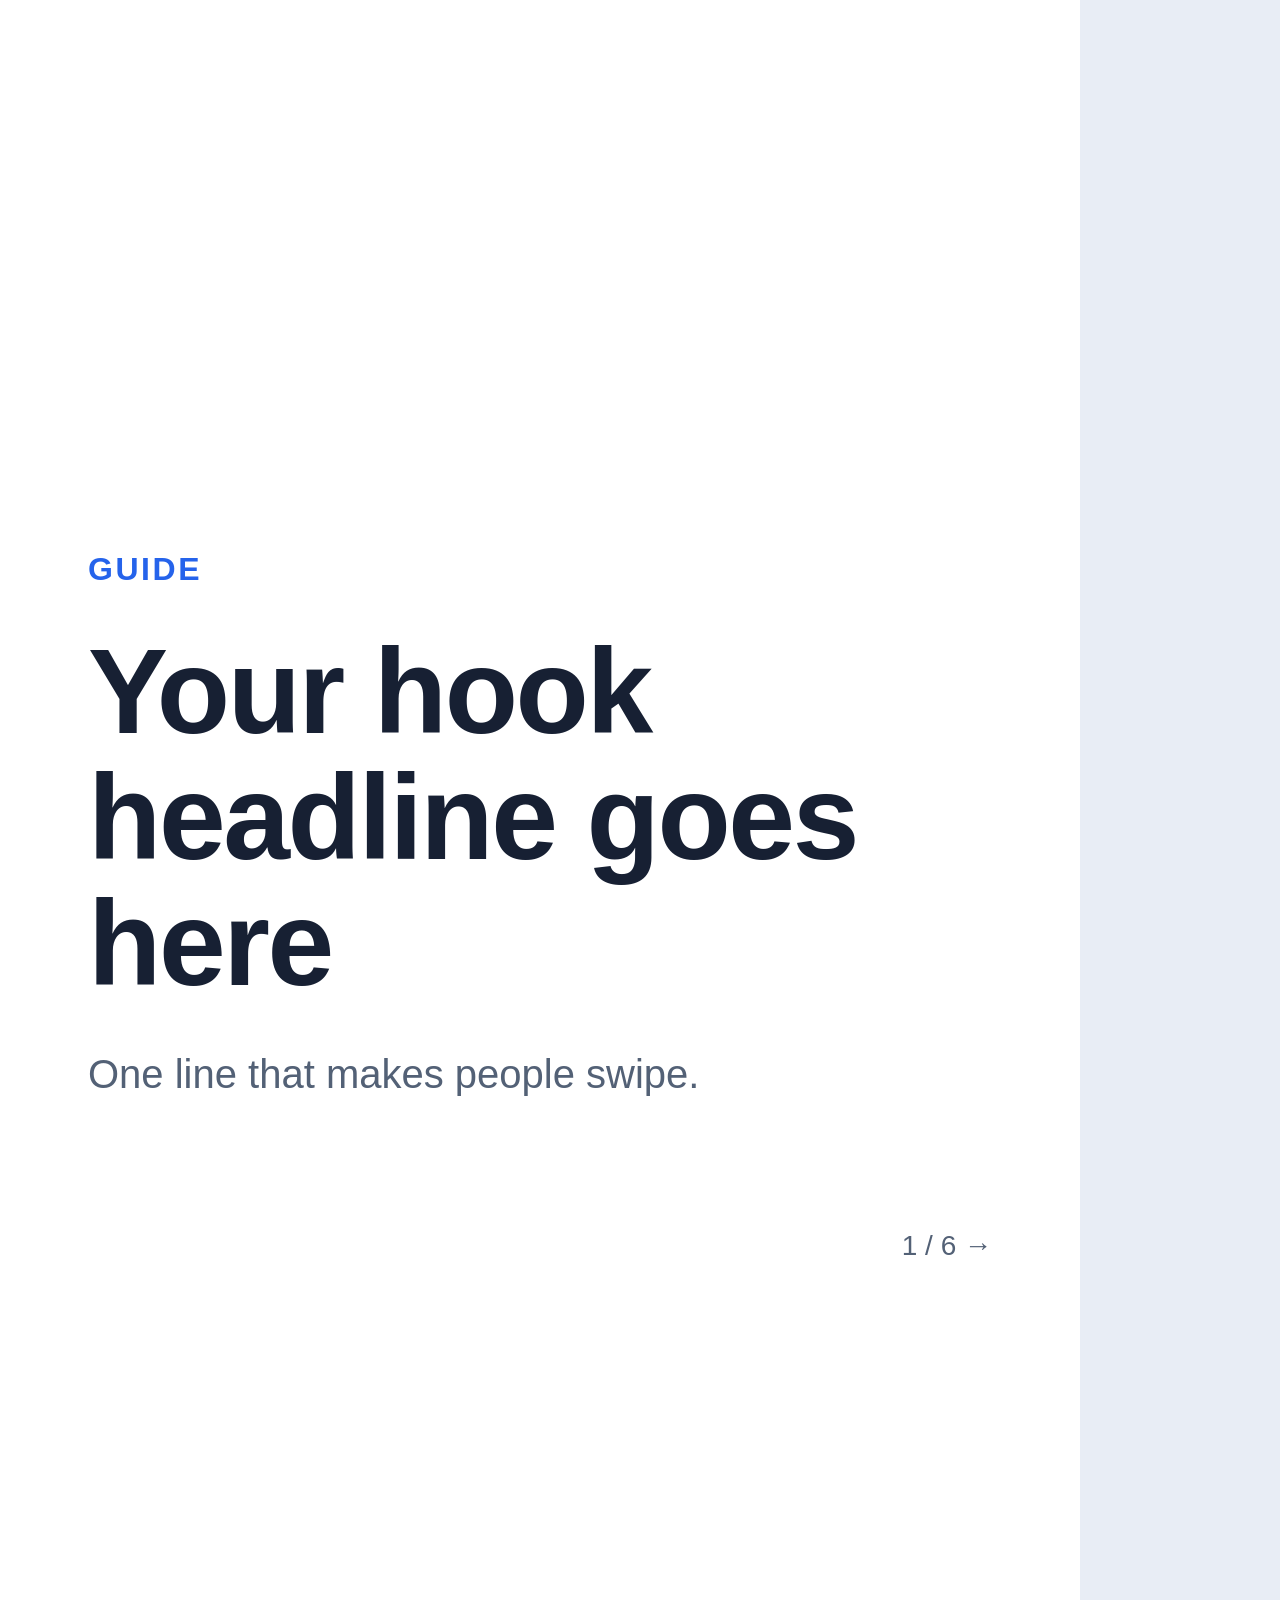
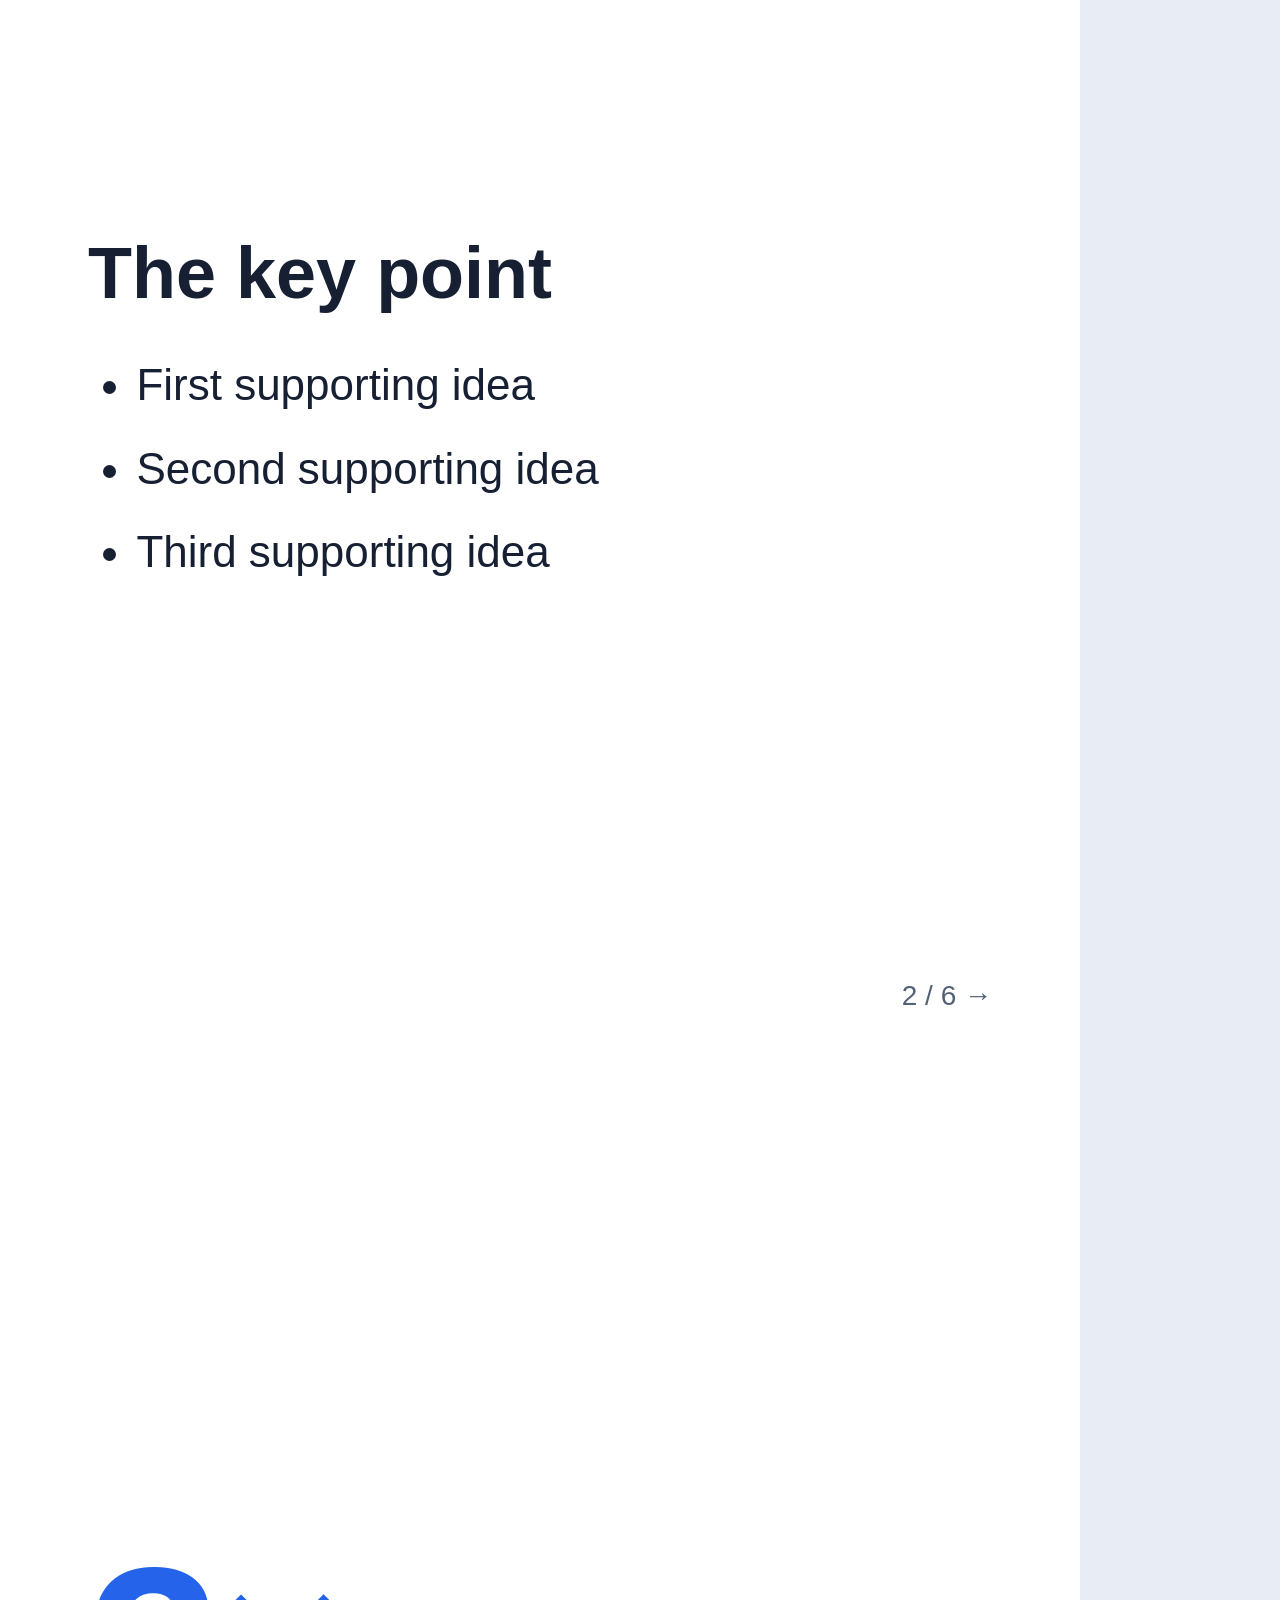
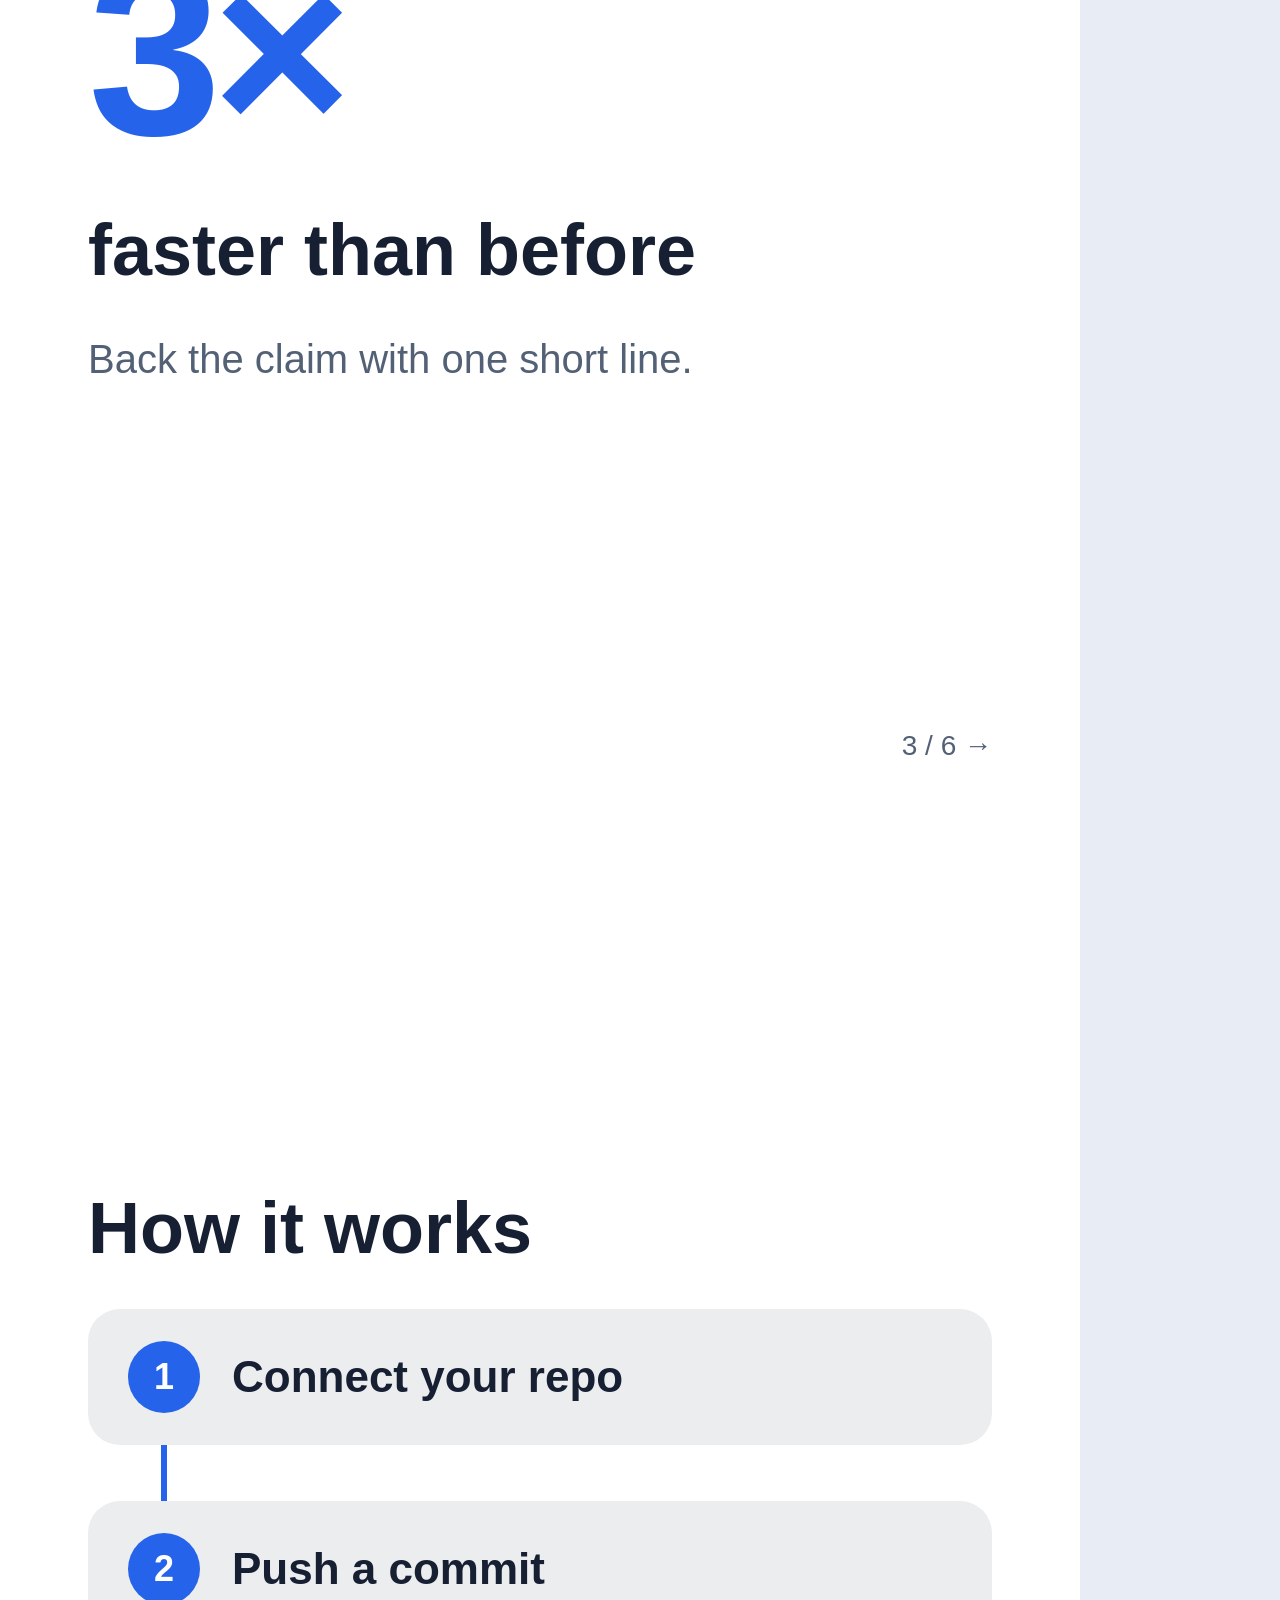
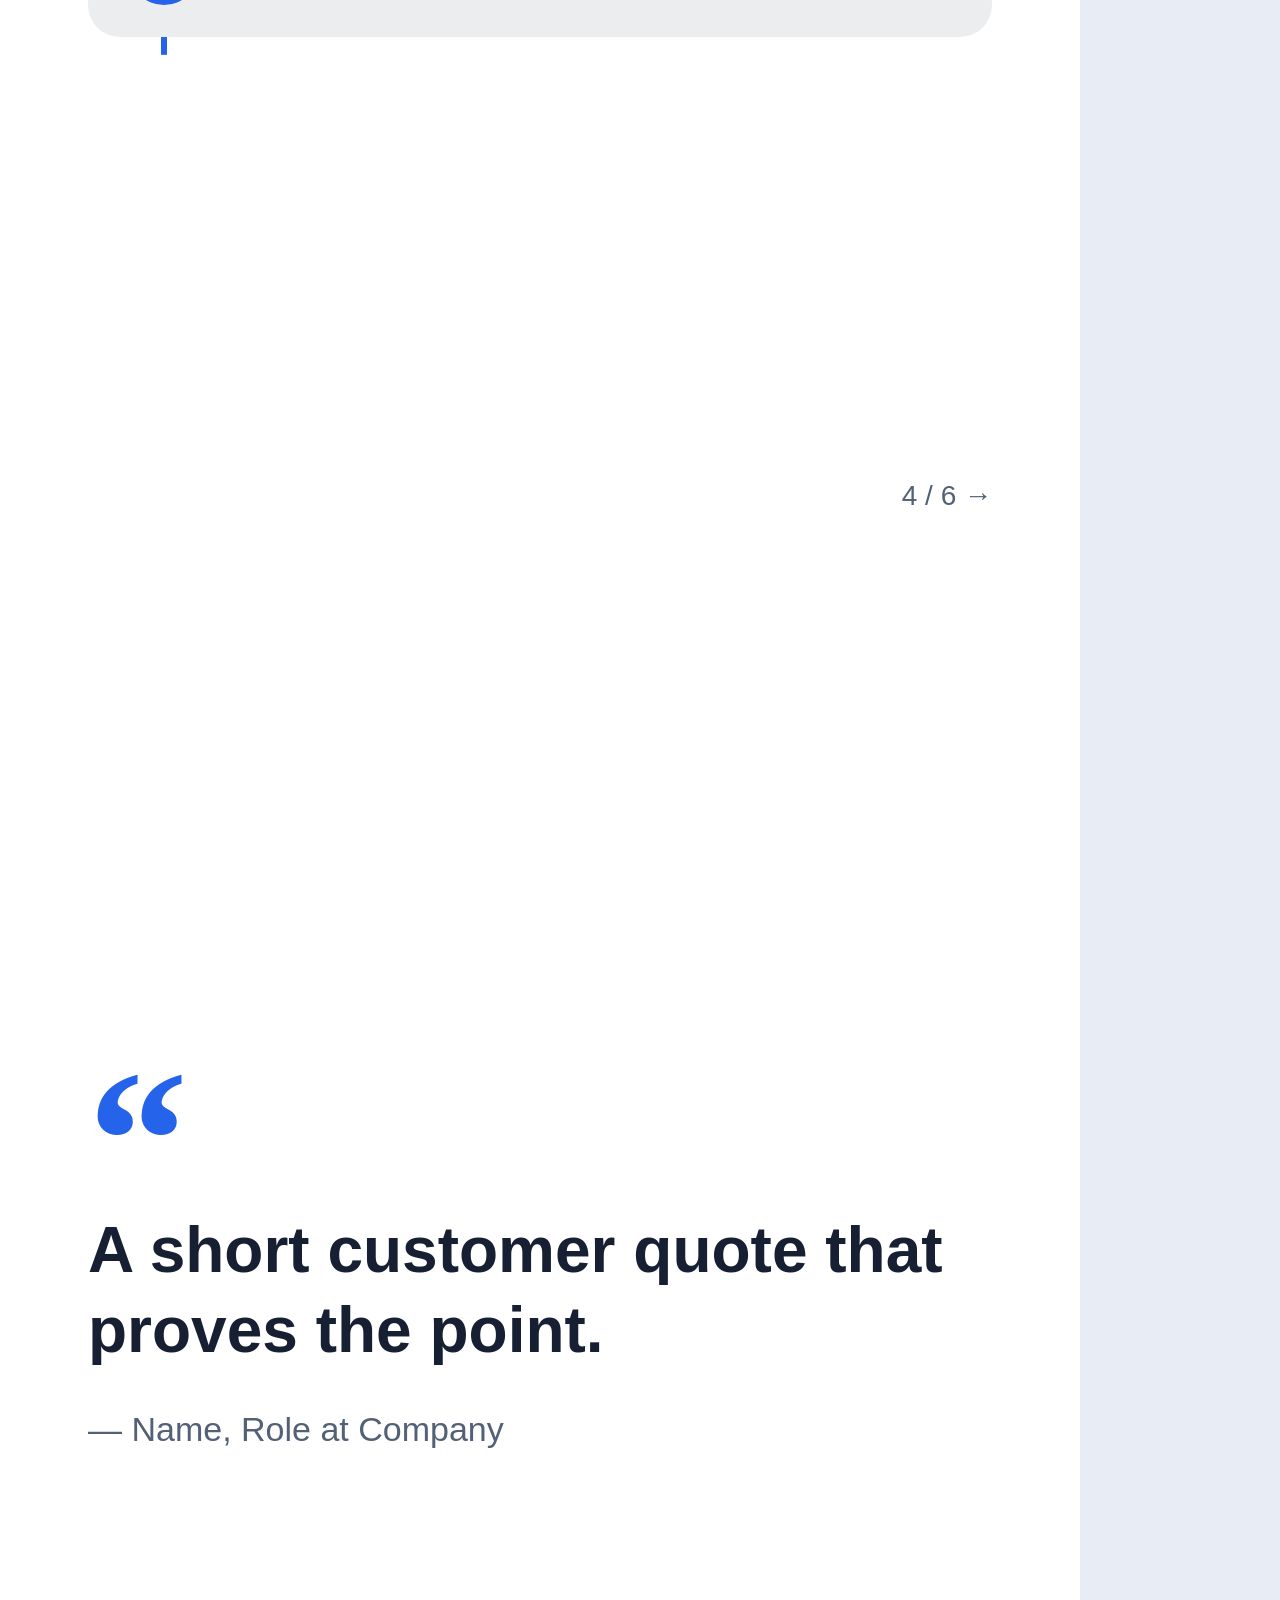
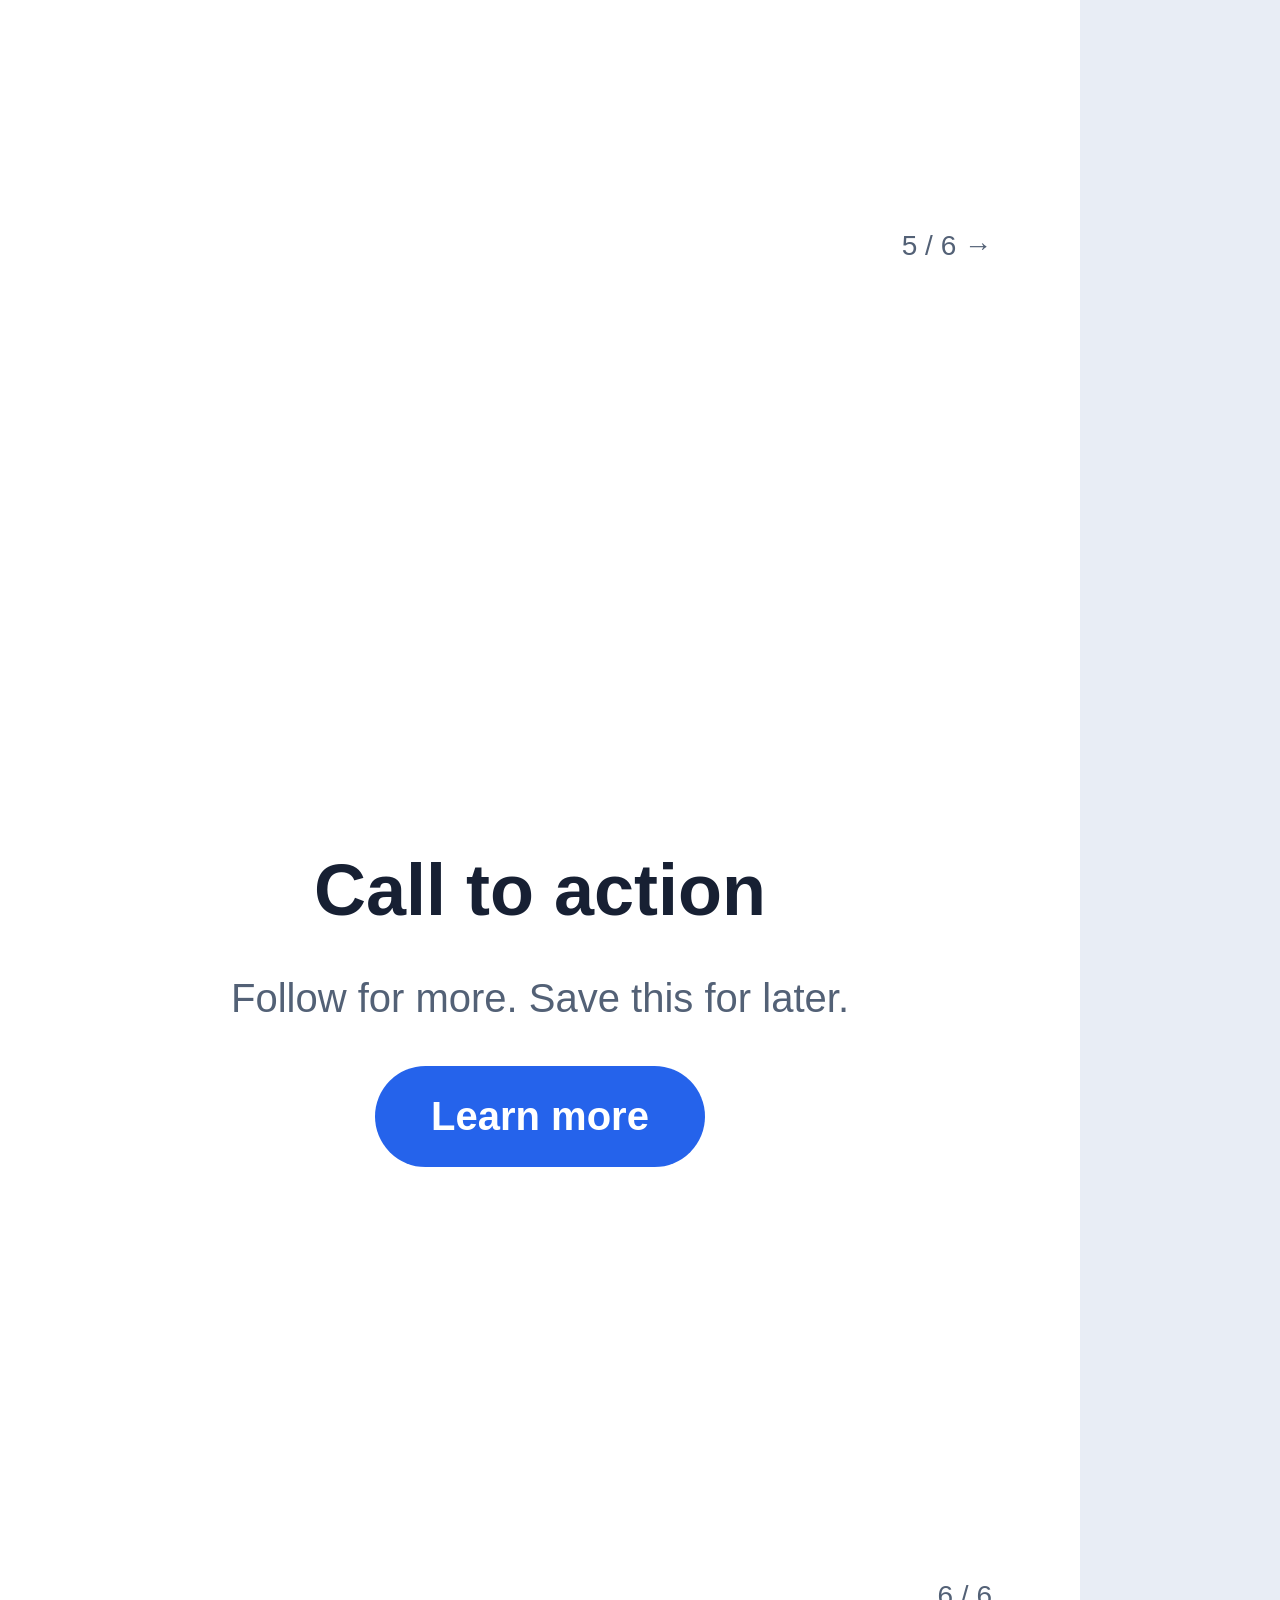
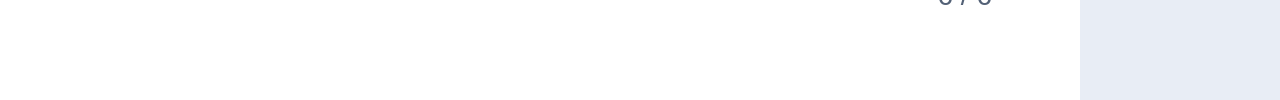
<file: skills/carousel-agent/assets/example.html>
<!doctype html>
<html lang="en">
<head>
<meta charset="utf-8">
<title>Carousel</title>
<link rel="stylesheet" href="kit/theme.css">
</head>
<body>

<section class="slide cover">
  <div class="content">
    <div class="kicker">Guide</div>
    <h1>Your hook headline goes here</h1>
    <p>One line that makes people swipe.</p>
  </div>
</section>

<section class="slide">
  <div class="content">
    <h2>The key point</h2>
    <ul>
      <li>First supporting idea</li>
      <li>Second supporting idea</li>
      <li>Third supporting idea</li>
    </ul>
  </div>
</section>

<section class="slide stat">
  <div class="content">
    <div class="number">3×</div>
    <h2>faster than before</h2>
    <p>Back the claim with one short line.</p>
  </div>
</section>

<!-- data-duration makes this slide an MP4 instead of a PNG -->
<section class="slide flow" data-duration="5">
  <div class="content">
    <h2>How it works</h2>
    <div class="steps">
      <div class="step"><span class="num">1</span>Connect your repo</div>
      <div class="connector"></div>
      <div class="step"><span class="num">2</span>Push a commit</div>
      <div class="connector"></div>
      <div class="step"><span class="num">3</span>Ship to production</div>
    </div>
  </div>
</section>

<section class="slide quote">
  <div class="content">
    <blockquote>A short customer quote that proves the point.</blockquote>
    <cite>— Name, Role at Company</cite>
  </div>
</section>

<section class="slide cta">
  <div class="content">
    <h2>Call to action</h2>
    <p>Follow for more. Save this for later.</p>
    <span class="button">Learn more</span>
  </div>
</section>

<script src="kit/chrome.js"></script>
<script src="https://cdn.jsdelivr.net/npm/gsap@3.12.5/dist/gsap.min.js"></script>
<script>
  // One timeline per video slide, scoped to that slide; it starts at t=0 and must end within data-duration.
  const flow = gsap.timeline({ delay: 0.3, defaults: { ease: 'power3.out' } });
  flow.from('.flow h2', { y: 40, opacity: 0, duration: 0.6 });
  for (const el of document.querySelectorAll('.flow .steps > *')) {
    flow.from(el, el.classList.contains('connector')
      ? { scaleY: 0, duration: 0.35 }
      : { x: -60, opacity: 0, duration: 0.5 });
  }
</script>
</body>
</html>
</file>
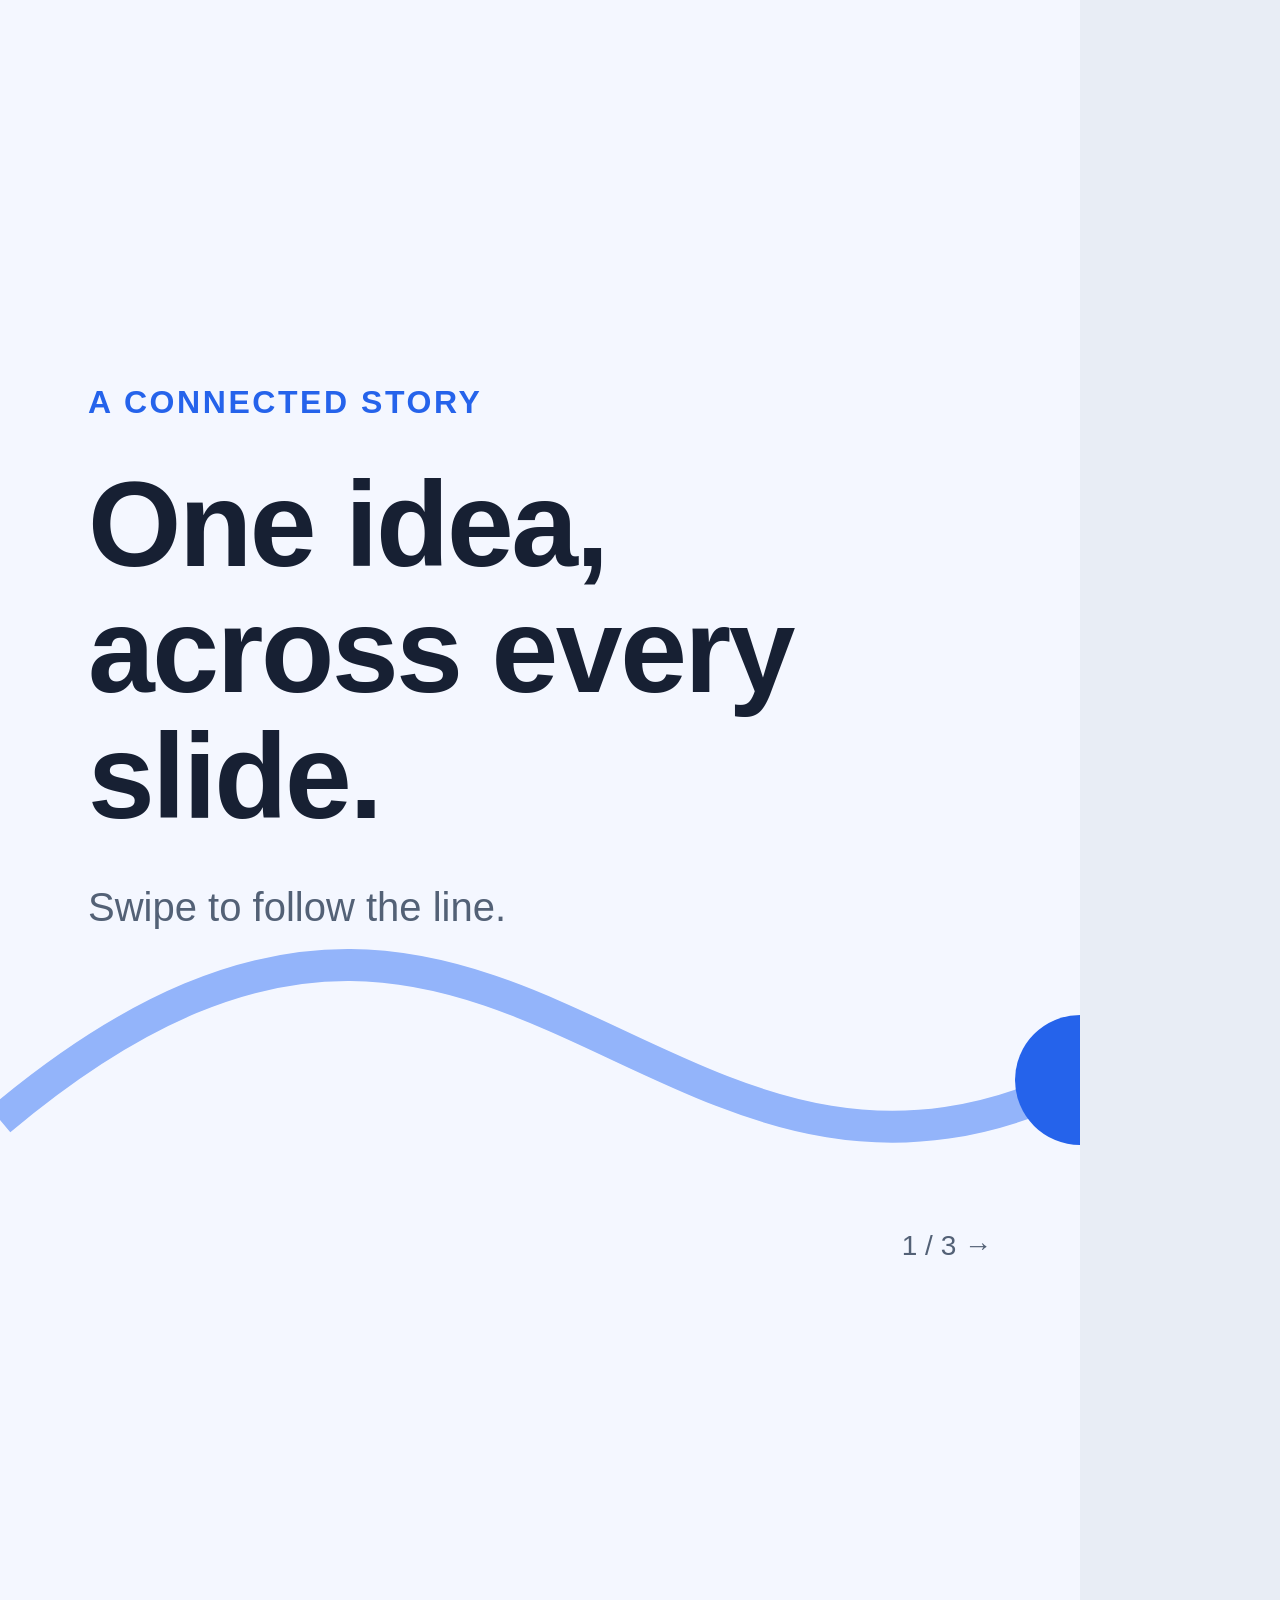
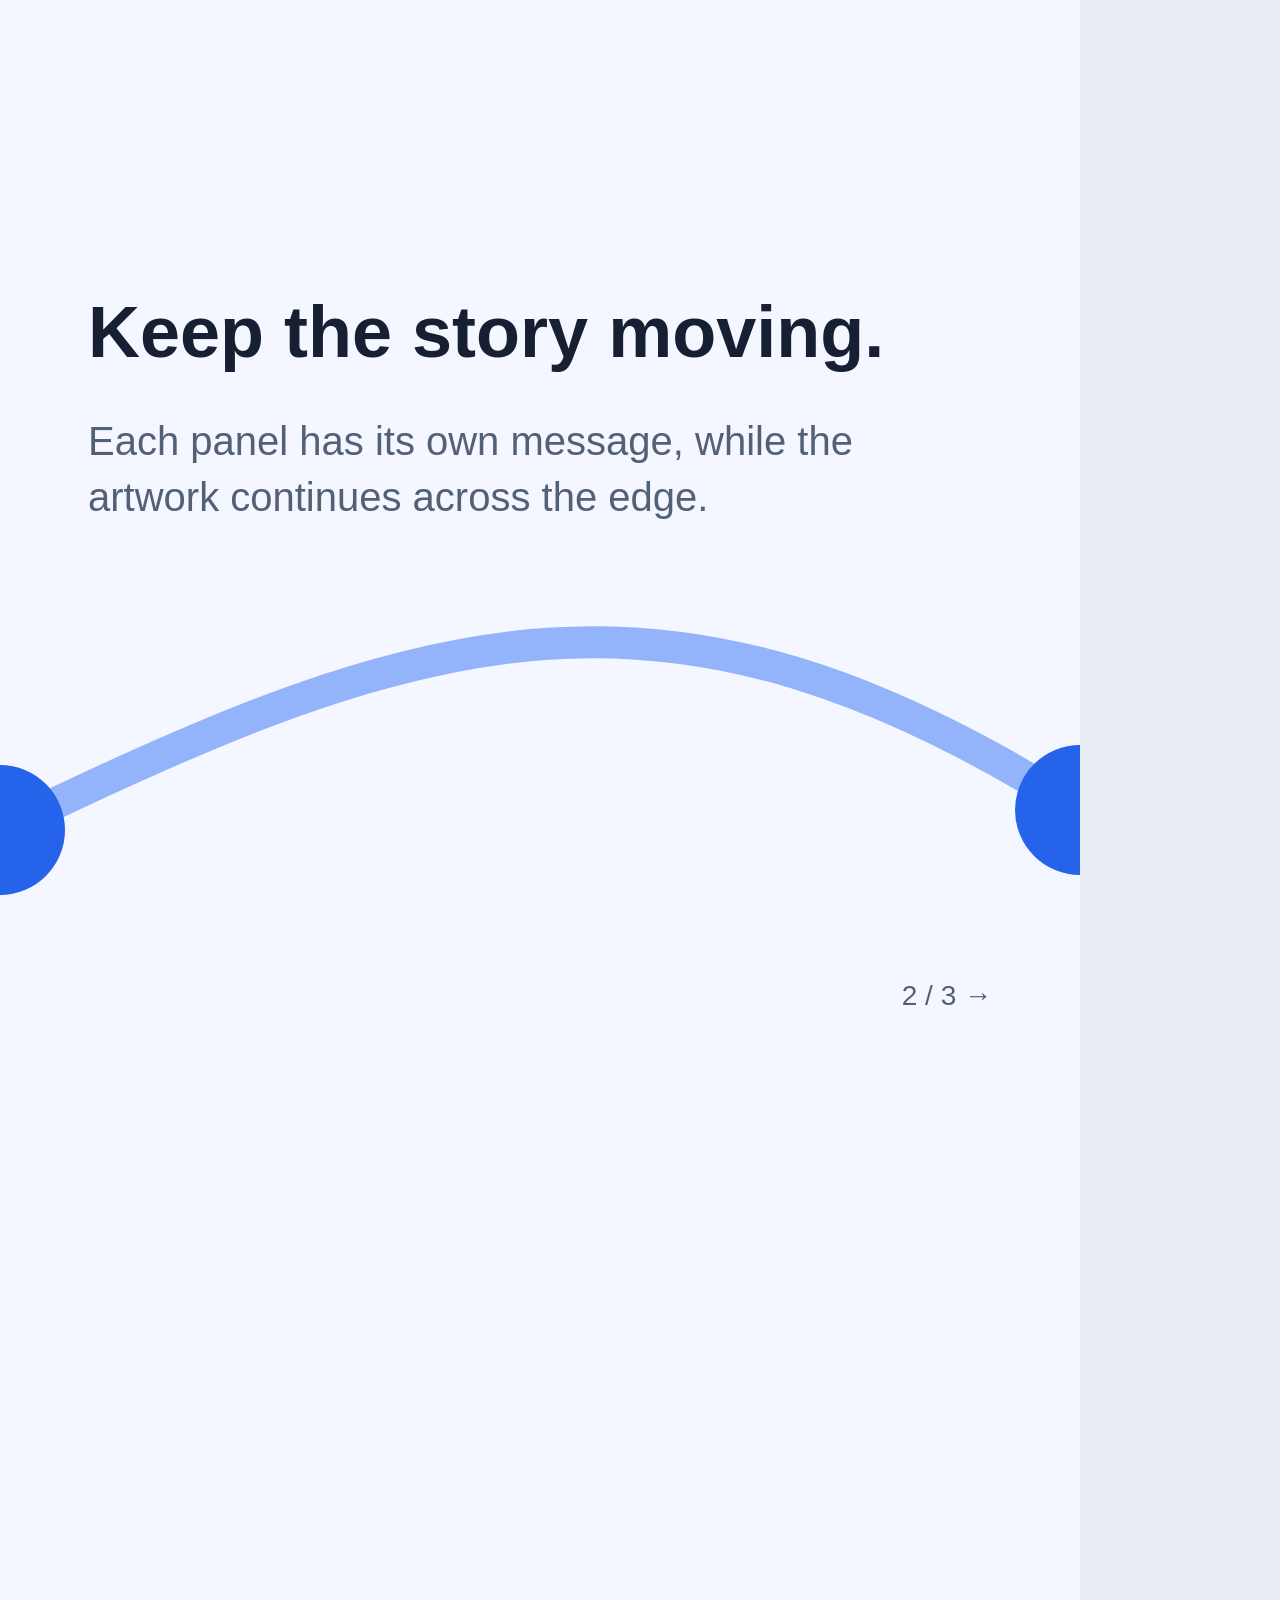
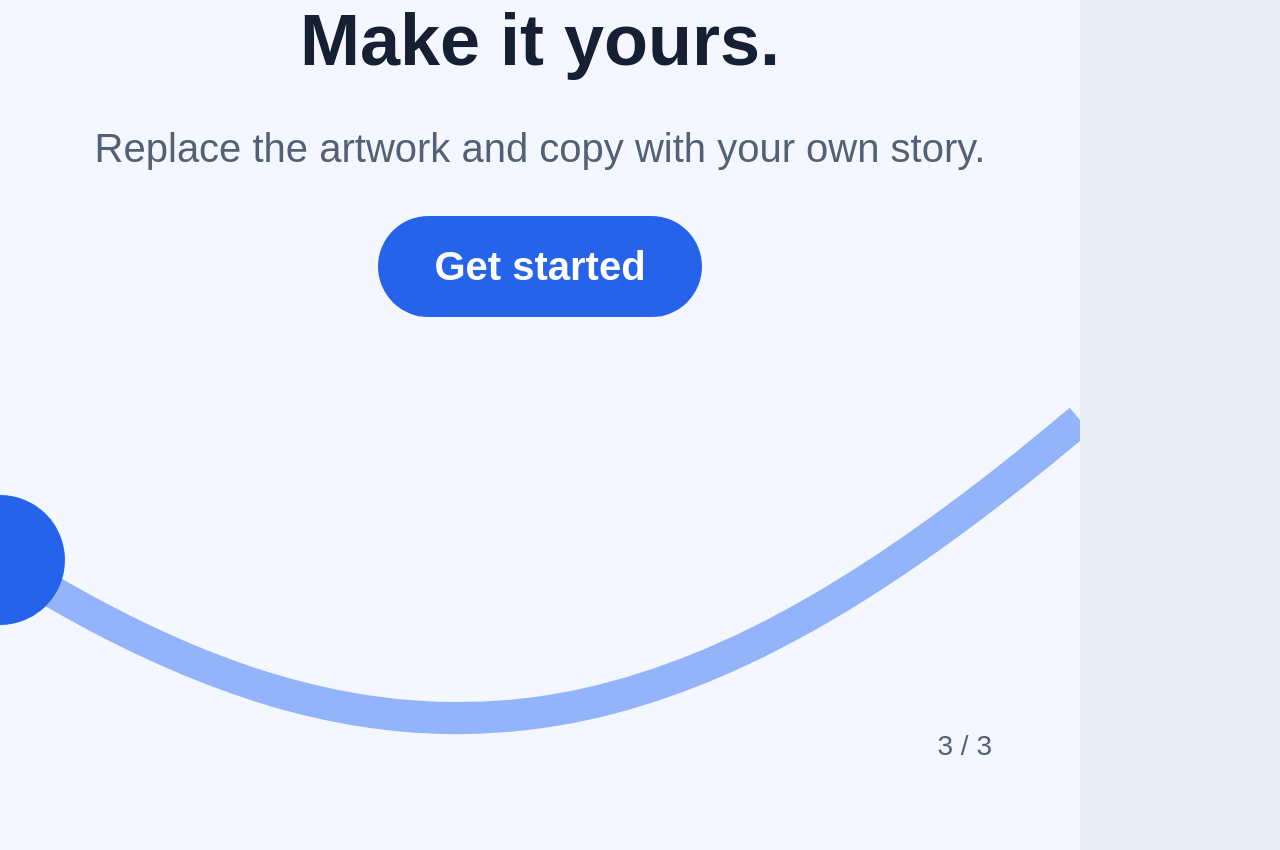
<file: skills/carousel-agent/assets/seamless-example.html>
<!doctype html>
<html lang="en">
<head>
<meta charset="utf-8">
<title>Seamless carousel example</title>
<link rel="stylesheet" href="kit/theme.css">
</head>
<body>

<section class="slide seamless cover">
  <div class="seamless-window" aria-hidden="true"></div>
  <div class="content" style="justify-content: center; padding-bottom: 0"><div class="kicker">A connected story</div><h1>One idea, across every slide.</h1><p>Swipe to follow the line.</p></div>
</section>
<section class="slide seamless">
  <div class="seamless-window" aria-hidden="true"></div>
  <div class="content"><h2>Keep the story moving.</h2><p>Each panel has its own message, while the artwork continues across the edge.</p></div>
</section>
<section class="slide seamless cta">
  <div class="seamless-window" aria-hidden="true"></div>
  <div class="content"><h2>Make it yours.</h2><p>Replace the artwork and copy with your own story.</p><span class="button">Get started</span></div>
</section>

<!-- One wide scene is cloned into each window. Design its coordinates across all panels. -->
<template id="seamless-art">
  <svg viewBox="0 0 3240 1350" preserveAspectRatio="none" xmlns="http://www.w3.org/2000/svg">
    <rect width="3240" height="1350" fill="#f4f7ff"/>
    <path d="M0 1120 C500 700 650 1290 1080 1080 S1750 800 2160 1060 S2850 1250 3240 920" fill="none" stroke="#93b4fa" stroke-width="32"/>
    <circle cx="1080" cy="1080" r="65" fill="#2563eb"/>
    <circle cx="2160" cy="1060" r="65" fill="#2563eb"/>
  </svg>
</template>
<script>
  const panels = document.querySelectorAll('.slide.seamless');
  const art = document.querySelector('#seamless-art');
  panels.forEach((panel, index) => {
    const window = panel.querySelector('.seamless-window');
    const scene = document.createElement('div');
    scene.className = 'seamless-scene';
    scene.style.setProperty('--panel-count', panels.length);
    scene.style.setProperty('--panel-index', index);
    scene.append(art.content.cloneNode(true));
    window.append(scene);
  });
</script>
<script src="kit/chrome.js"></script>
</body>
</html>
</file>
<file: docs/style.css>
:root {
  --paper: #f6f5f0;
  --ink: #20211e;
  --muted: #62635c;
  --line: #d7d7cc;
  --blue: #2845c7;
  --soft-blue: #e8ebfa;
  font-family: "Helvetica Neue", Helvetica, Arial, sans-serif;
  color: var(--ink);
  background: var(--paper);
  font-synthesis: none;
  scroll-behavior: smooth;
  scroll-padding-top: 28px;
}
* { box-sizing: border-box; }
body { margin: 0; }
a { color: inherit; text-underline-offset: 4px; }
button, summary, a { -webkit-tap-highlight-color: transparent; }
button { font: inherit; color: inherit; cursor: pointer; }
button:disabled { cursor: default; }
button[hidden], [hidden] { display: none !important; }
:focus-visible { outline: 3px solid var(--blue); outline-offset: 5px; }
::selection { background: #dce1ff; color: var(--ink); }
.wrap { width: min(1240px, calc(100% - 96px)); margin-inline: auto; }
.skip-link { position: fixed; z-index: 10; top: 12px; left: 12px; padding: 12px 18px; background: var(--ink); color: white; transform: translateY(-180%); }
.skip-link:focus { transform: none; }
.site-header { min-height: 104px; display: flex; align-items: center; justify-content: space-between; border-bottom: 1px solid var(--line); }
.wordmark { display: inline-flex; align-items: center; gap: 8px; text-decoration: none; font-size: 21px; font-weight: 750; letter-spacing: -.9px; white-space: nowrap; }
.wordmark span { font-weight: 400; margin-left: -6px; }
.wordmark img { margin-right: 4px; }
nav { display: flex; align-items: center; gap: 32px; font-size: 14px; font-weight: 500; }
nav a { display: inline-flex; align-items: center; min-height: 44px; text-decoration: none; padding-block: 12px; }
nav a:hover, .text-link:hover { color: var(--blue); }
.github-link { border-left: 1px solid var(--line); padding-left: 30px; }
.github-link span { margin-left: 8px; }
.hero { display: grid; grid-template-columns: 1.05fr 1fr; gap: 48px; padding-block: 85px 90px; }
.eyebrow { font-size: 12px; font-weight: 650; margin: 0 0 26px; }
h1 { font-size: clamp(50px, 5.4vw, 79px); line-height: 1.025; letter-spacing: -.065em; font-weight: 550; margin: 0; }
.prompt-word { color: var(--blue); }
.prompt-word > span { color: var(--ink); }
.hero-description { max-width: 400px; font-size: 17px; line-height: 1.65; color: var(--muted); margin: 28px 0; }
.hero-actions { display: flex; align-items: center; gap: 28px; flex-wrap: wrap; }
.button { display: inline-flex; align-items: center; justify-content: center; gap: 30px; min-height: 50px; padding: 0 23px; font-size: 14px; font-weight: 600; text-decoration: none; border-radius: 3px; transition: background .18s; }
.primary { background: var(--blue); color: white; }
.primary:hover { background: #1c329d; }
.text-link { font-size: 14px; font-weight: 550; text-decoration: none; }
.text-link span { margin-left: 8px; }
.hero-note { font-size: 12px; color: var(--muted); margin-top: 22px; }
.hero-art { position: relative; min-width: 0; min-height: 475px; margin-top: 8px; }
.hero-slide { position: absolute; width: 58%; height: auto; box-shadow: 0 16px 26px #24232318; border: 4px solid var(--paper); }
.hero-back { top: 20px; left: 1%; transform: rotate(-10deg); }
.hero-front { top: 63px; right: 2%; transform: rotate(8deg); }
.art-caption { position: absolute; bottom: 0; right: 25px; display: flex; align-items: center; gap: 10px; font-size: 12px; color: var(--muted); }
.caption-line { width: 33px; height: 1px; background: var(--muted); transform: rotate(-35deg); transform-origin: right; }
.art-index { position: absolute; right: 12px; top: 0; font-size: 10px; letter-spacing: .07em; writing-mode: vertical-rl; }
.format-strip { border-block: 1px solid var(--line); }
.format-strip > div { display: flex; flex-wrap: wrap; align-items: center; justify-content: space-between; gap: 22px; padding-block: 24px; font-size: 13px; color: var(--muted); }
.format-strip span:first-child { color: var(--ink); font-weight: 600; margin-right: 50px; }
.section { padding-top: 100px; padding-bottom: 90px; }
.section-heading { display: flex; justify-content: space-between; gap: 32px; align-items: flex-end; margin-bottom: 40px; }
h2 { font-size: clamp(35px, 3.4vw, 48px); line-height: 1.08; font-weight: 500; letter-spacing: -.05em; margin: 0; }
.section-heading .eyebrow { margin-bottom: 18px; }
.section-heading > p { color: var(--muted); font-size: 14px; line-height: 1.7; margin: 0 0 2px; }
.workflow { border-top: 1px solid var(--line); display: grid; grid-template-columns: 1fr 1.2fr; gap: 100px; }
.workflow-intro > p:not(.eyebrow) { font-size: 15px; line-height: 1.75; color: var(--muted); max-width: 340px; margin-block: 25px; }
.workflow-steps { list-style: none; padding: 0; margin: 0; }
.workflow-steps > li { display: grid; grid-template-columns: 35px 1fr; gap: 18px; padding-block: 26px; border-top: 1px solid var(--line); }
.workflow-steps > li:first-child { padding-top: 0; border-top: 0; }
.workflow-steps > li:last-child { padding-bottom: 0; }
.step-number { font-size: 12px; color: var(--muted); padding-top: 4px; }
h3 { font-size: 19px; letter-spacing: -.025em; font-weight: 550; margin: 0 0 10px; }
.workflow-steps p { font-size: 14px; color: var(--muted); line-height: 1.65; margin: 0; }
blockquote { border-left: 2px solid #bdc5ef; padding-left: 16px; margin: 17px 0 0; font-size: 14px; line-height: 1.65; color: #3f4560; }
.details-strip { display: grid; grid-template-columns: repeat(3, 1fr); gap: 45px; border-block: 1px solid var(--line); padding-block: 34px; }
.details-strip h3 { font-size: 16px; }
.details-strip p { font-size: 13px; line-height: 1.7; color: var(--muted); margin: 0; max-width: 300px; }
.install { display: grid; grid-template-columns: .9fr 1.1fr; gap: 90px; }
.install-heading > p:last-child { font-size: 15px; line-height: 1.7; color: var(--muted); max-width: 310px; margin-top: 25px; }
.command-label { font-size: 11px; display: flex; gap: 16px; justify-content: space-between; color: var(--muted); margin-bottom: 12px; }
.command { background: var(--ink); color: white; display: flex; align-items: center; justify-content: space-between; gap: 18px; padding: 19px; border-radius: 3px; }
code { font-family: ui-monospace, "SFMono-Regular", Consolas, monospace; font-size: .9em; overflow-wrap: anywhere; }
.command code { font-size: clamp(11px, 1.1vw, 14px); line-height: 1.8; }
.command button { background: #ffffff14; border: 1px solid #ffffff50; color: white; border-radius: 3px; font-size: 12px; padding: 9px 12px; }
.command button:hover { background: #ffffff30; }
.command button:focus-visible { outline-color: white; }
.install-hint { font-size: 12px; color: var(--muted); margin: 12px 0 30px; }
.prompt-label { margin-top: 25px; }
.starter-prompt { padding: 22px; background: var(--soft-blue); border-radius: 3px; }
.starter-prompt p { font-size: 14px; line-height: 1.75; margin: 0; color: #333953; }
.starter-prompt button { border: 0; padding: 12px 0 0; min-height: 44px; background: none; font-size: 12px; color: var(--blue); font-weight: 600; }
.starter-prompt button span { margin-left: 12px; }
.requirements { font-size: 12px; color: var(--muted); line-height: 1.8; margin: 20px 0 0; }
.requirements strong { font-weight: 550; color: var(--ink); }
.copy-status { min-height: 20px; margin: 10px 0 0; color: var(--blue); font-size: 12px; }
.faq { display: grid; grid-template-columns: .9fr 1.1fr; gap: 90px; border-top: 1px solid var(--line); padding-block: 50px 90px; }
.faq h2 { font-size: 26px; letter-spacing: -.04em; }
details { border-bottom: 1px solid var(--line); }
summary { cursor: pointer; padding: 20px 30px 20px 0; font-size: 14px; position: relative; list-style: none; }
summary::-webkit-details-marker { display: none; }
summary::after { content: "+"; position: absolute; right: 3px; top: 16px; font-size: 22px; color: var(--muted); }
details[open] summary::after { content: "−"; }
details:first-child summary { padding-top: 3px; }
details:first-child summary::after { top: -1px; }
details p { margin: 0 0 20px; font-size: 13px; line-height: 1.8; color: var(--muted); }
.site-footer { display: flex; justify-content: space-between; align-items: center; gap: 24px; border-top: 1px solid var(--line); padding-block: 30px; }
.site-footer .wordmark { font-size: 17px; }
.site-footer > p, .site-footer > a:last-child { font-size: 12px; color: var(--muted); }
.site-footer > a:last-child { text-decoration: none; }
@media (min-width: 1450px) { .hero-art { min-height: 510px; } }
@media (max-width: 1050px) {
  .wrap { width: calc(100% - 64px); }
  .hero { gap: 28px; padding-block: 65px; }
  .hero-art { min-height: 410px; align-self: center; }
  .hero-front { top: 85px; }
  .art-caption { right: 0; font-size: 11px; }
  .workflow, .install, .faq { gap: 50px; }
  .hero-actions { gap: 20px; }
  .hero-description { font-size: 16px; }
  .format-strip span:first-child { margin-right: 0; }
}
@media (max-width: 740px) {
  .wrap { width: calc(100% - 40px); }
  .site-header { min-height: 78px; }
  .wordmark { font-size: 18px; }
  .wordmark img { width: 25px; height: 25px; }
  nav { gap: 20px; font-size: 12px; }
  nav a[href="#workflow"] { display: none; }
  .github-link { padding-left: 0; border: 0; }
  .hero { grid-template-columns: 1fr; padding-block: 45px 35px; gap: 35px; }
  h1 { font-size: clamp(48px, 9vw, 68px); }
  .hero-copy { max-width: 520px; }
  .eyebrow { margin-bottom: 22px; }
  .hero-description { max-width: 430px; margin-block: 24px; }
  .hero-art { width: min(100%, 430px); height: 430px; min-height: 0; margin: 0 auto; }
  .hero-slide { width: 56%; }
  .hero-back { left: 4%; top: 25px; }
  .hero-front { top: 55px; right: 5%; }
  .art-caption { right: 16px; bottom: 5px; }
  .art-index { top: 4px; right: 6px; }
  .format-strip > div { justify-content: flex-start; gap: 18px 25px; padding-block: 22px; font-size: 12px; }
  .format-strip span:first-child { width: 100%; }
  .section { padding-block: 65px; }
  .section-heading { display: block; margin-bottom: 22px; }
  .section-heading > p { margin-top: 18px; }
  .section-heading > p br { display: none; }
  h2 { font-size: 38px; }
  .workflow, .install, .faq { grid-template-columns: 1fr; gap: 38px; }
  .workflow-intro > p:not(.eyebrow) { max-width: 440px; }
  .workflow-steps > li { gap: 10px; }
  .details-strip { grid-template-columns: 1fr; gap: 28px; padding-block: 30px; }
  .details-strip p { max-width: 450px; }
  .install-heading > p:last-child { max-width: 450px; }
  .command code { font-size: 12px; }
  .faq { padding-block: 35px 65px; }
  .site-footer { flex-wrap: wrap; gap: 20px; }
  .site-footer > p { order: 3; width: 100%; margin: 0; }
}
@media (max-width: 380px) {
  .wrap { width: calc(100% - 32px); }
  nav { gap: 14px; }
  .wordmark { font-size: 16px; gap: 6px; }
  .hero-art { height: 350px; }
  h1 { font-size: 47px; }
  .hero-actions { gap: 18px; }
  .hero-actions .text-link { font-size: 12px; }
  .button { gap: 20px; padding-inline: 18px; }
  .command { padding: 14px; gap: 10px; }
  .command code { font-size: 11px; }
}
@media (prefers-reduced-motion: reduce) {
  :root { scroll-behavior: auto; }
  *, *::before, *::after { transition: none !important; }
}
</file>
<file: docs/social.css>
.showcase-stage { display: grid; gap: 55px; }
.platform-example { min-width: 0; }
.platform-heading { display: flex; flex-wrap: wrap; align-items: center; gap: 10px; padding-bottom: 20px; }
.platform-heading h3 { font-size: 16px; margin: 0; }
.platform-heading > span { font-size: 10px; color: var(--muted); margin-left: auto; }
.mockup-scene { position: relative; isolation: isolate; display: grid; justify-items: start; padding: 55px 0 65px 24%; background: radial-gradient(ellipse at 65% 25%, #f5f4ee, #deded5); overflow: hidden; }
.slide-spread { position: absolute; z-index: -1; display: flex; top: 30%; left: 6%; width: 88%; transform: rotate(-9deg); box-shadow: -3px 10px 13px #28291d24, 0 2px 3px #28291d1a; pointer-events: none; }
.slide-spread img { display: block; width: 25%; min-width: 0; height: auto; aspect-ratio: 4 / 5; }
.phone-shell { position: relative; width: 312px; border: 6px solid #171816; border-radius: 47px; background: white; padding: 0 0 3px; transform: rotate(-8deg); box-shadow: 0 0 0 1px #8c8d86, 0 0 0 3px #c9cac3, 0 0 0 4px #74756e, -12px 22px 24px #25271e3b, -2px 5px 6px #25271e40; }
.phone-shell::before { content: ""; position: absolute; width: 3px; height: 38px; background: #5f605a; top: 118px; left: -9px; border-radius: 2px 0 0 2px; box-shadow: 0 48px #5f605a; }
.phone-shell::after { content: ""; position: absolute; width: 3px; height: 57px; background: #5f605a; top: 146px; right: -9px; border-radius: 0 2px 2px 0; }
.phone-screen { border-radius: 41px; overflow: hidden; }
.phone-status { position: relative; display: flex; align-items: center; gap: 7px; height: 42px; padding: 8px 23px 0; font-size: 11px; font-weight: 700; }
.phone-island { position: absolute; width: 83px; height: 23px; border-radius: 20px; background: #111; left: calc(50% - 41.5px); top: 8px; }
.phone-signal { display: flex; align-items: flex-end; gap: 2px; margin-left: auto; height: 10px; }
.phone-signal i { width: 3px; background: #20211e; border-radius: 1px; }
.phone-signal i:nth-child(1) { height: 4px; }
.phone-signal i:nth-child(2) { height: 6px; }
.phone-signal i:nth-child(3) { height: 8px; }
.phone-signal i:nth-child(4) { height: 10px; }
.phone-battery { position: relative; width: 18px; height: 9px; border: 1px solid #62635c; border-radius: 3px; padding: 1px; background: #20211e; background-clip: content-box; }
.phone-battery::after { content: ""; position: absolute; width: 2px; height: 3px; background: #62635c; right: -3px; top: 2px; }
.phone-app { display: flex; align-items: center; gap: 8px; padding: 12px 17px 10px; border-bottom: 1px solid #e9e9e4; font-size: 17px; font-weight: 650; letter-spacing: -.6px; }
.phone-home { height: 21px; display: grid; place-items: center; }
.phone-home::after { content: ""; width: 94px; height: 4px; border-radius: 5px; background: #171816; }
.social-post { background: #fff; color: #20211e; }
.post-header { display: flex; align-items: center; gap: 10px; padding: 17px 18px; }
.post-avatar { padding: 6px; background: #edf0fc; border-radius: 50%; }
.post-identity { display: flex; flex-direction: column; gap: 3px; min-width: 0; }
.post-identity strong { font-size: 12px; letter-spacing: -.015em; }
.post-identity > span { color: var(--muted); font-size: 10px; }
.post-preview-label { margin-left: auto; font-size: 10px; color: var(--muted); }
.post-menu { align-self: flex-start; margin-top: 3px; font-size: 18px; line-height: 1; letter-spacing: 1px; }
.thread-caption { font-size: 14px; line-height: 1.7; padding: 0 18px; margin: 0 0 17px; }
.thread-caption > span { color: var(--muted); }
.post-media { position: relative; }
.social-track { position: relative; display: flex; gap: 8px; overflow-x: auto; scroll-snap-type: x mandatory; overscroll-behavior-x: contain; scrollbar-width: none; }
.social-track::-webkit-scrollbar { display: none; }
.social-track:focus-visible { outline-offset: -3px; }
.social-track.is-swipable { cursor: grab; user-select: none; -webkit-user-select: none; }
.social-track.is-dragging { cursor: grabbing; scroll-snap-type: none; }
.social-track img { -webkit-user-drag: none; }
.social-slide { position: relative; flex: 0 0 100%; width: 100%; min-width: 0; aspect-ratio: 4 / 5; scroll-snap-align: start; background: #f8f9fb; }
.social-slide > img, .social-slide > video { display: block; width: 100%; height: 100%; object-fit: contain; }
.threads-post .social-track { padding-inline: 18px; scroll-padding-left: 18px; }
.threads-post .social-slide { flex-basis: 88%; width: 88%; overflow: hidden; border: 1px solid #e3e6ee; border-radius: 8px; }
.post-position { position: absolute; pointer-events: none; top: 10px; right: 14px; background: #20211ed9; color: #fff; padding: 5px 9px; font-size: 10px; border-radius: 20px; font-variant-numeric: tabular-nums; }
.video-label { position: absolute; bottom: 44px; left: 10px; padding: 5px 8px; background: #e9eefc; color: #2845c7; font-size: 9px; pointer-events: none; }
.post-actions { display: flex; gap: 2px; align-items: center; padding: 6px 10px 0; }
.icon-button { display: grid; place-items: center; border: 0; background: none; width: 44px; height: 44px; flex-shrink: 0; border-radius: 3px; }
.post-actions svg { width: 21px; height: 21px; stroke: currentColor; stroke-width: 1.6; stroke-linecap: round; stroke-linejoin: round; fill: none; }
.icon-button:hover { background: #f1f2ed; }
.like-button[aria-pressed="true"] { color: #c82f4f; }
.like-button[aria-pressed="true"] svg, .save-button[aria-pressed="true"] svg { fill: currentColor; }
.mock-icon { display: grid; place-items: center; width: 38px; height: 44px; }
.save-button { margin-left: auto; }
.post-media-note { font-size: 10px; color: var(--muted); margin-left: auto; padding-right: 8px; }
.post-pagination { display: flex; align-items: center; gap: 5px; padding: 0 12px; }
.post-pagination > button { width: 44px; height: 40px; background: none; border: 0; font-size: 18px; border-radius: 3px; }
.post-pagination > button:disabled { opacity: .25; }
.post-pagination > button:hover:not(:disabled) { background: #f1f2ed; }
.post-dots { flex: 1; display: flex; justify-content: center; gap: 0; }
.post-dot { display: grid; place-items: center; width: 22px; height: 32px; padding: 0; border: 0; background: none; }
.post-dot::after { content: ""; width: 4px; height: 4px; border-radius: 50%; background: #85867d; transition: transform .2s, background .2s; }
.post-dot[aria-current="true"]::after { background: var(--blue); transform: scale(1.5); }
.post-bottom-note { font-size: 10px; line-height: 1.7; color: var(--muted); margin: 0; padding: 3px 18px 18px; }
.post-bottom-note > a { color: var(--ink); text-decoration: none; margin-left: 5px; }
.editorial-avatar { width: 36px; height: 36px; border-radius: 50%; display: grid; place-items: center; background: #181b16; color: #d5ff3f; font: italic 18px Georgia, serif; }
.instagram-post .social-track { gap: 0; }
.instagram-caption { font-size: 12px; line-height: 1.7; padding-inline: 18px; margin: 2px 0 9px; }
.instagram-caption > strong { margin-right: 5px; }
.example-footnote { font-size: 11px; line-height: 1.8; color: var(--muted); margin: 20px 0 0; }
.showcase-notes { display: flex; justify-content: space-between; gap: 20px; color: var(--muted); font-size: 10px; line-height: 1.7; margin-top: 18px; }
.showcase-notes p { margin: 0; }
.media-error { font-size: 12px; line-height: 1.6; background: white; padding: 12px; position: absolute; bottom: 45px; left: 10px; right: 10px; margin: 0; border: 1px solid var(--line); }

@keyframes copy-enter { from { opacity: 0; transform: translateY(15px); } to { opacity: 1; transform: none; } }
@keyframes card-back-enter { from { opacity: 0; transform: translate(25px, 45px) rotate(0); } to { opacity: 1; transform: rotate(-10deg); } }
@keyframes card-front-enter { from { opacity: 0; transform: translate(-25px, 55px) rotate(0); } to { opacity: 1; transform: rotate(8deg); } }
@keyframes preview-enter { from { opacity: 0; transform: translateY(30px); } to { opacity: 1; transform: none; } }
@keyframes icon-pop { 50% { transform: scale(1.2); } }
@media (prefers-reduced-motion: no-preference) {
  .hero-copy > * { animation: copy-enter .7s cubic-bezier(.2, .7, .2, 1) both; }
  .hero-copy > :nth-child(2) { animation-delay: .08s; }
  .hero-copy > :nth-child(3) { animation-delay: .16s; }
  .hero-copy > :nth-child(4) { animation-delay: .24s; }
  .hero-copy > :nth-child(5) { animation-delay: .3s; }
  .hero-back { animation: card-back-enter 1s cubic-bezier(.16, 1, .3, 1) .15s both; }
  .hero-front { animation: card-front-enter 1.15s cubic-bezier(.16, 1, .3, 1) .27s both; }
  .reveal-enter { animation: preview-enter .8s cubic-bezier(.16, 1, .3, 1) both; }
  .instagram-example.reveal-enter { animation-delay: .12s; }
  .icon-button[aria-pressed="true"] svg { animation: icon-pop .3s ease; }
  .button { transition: transform .2s, background .2s; }
  .button:hover { transform: translateY(-2px); }
}
@media (max-width: 1100px) {
  .mockup-scene { padding-left: 19%; }
  .post-media-note { font-size: 9px; }
}
@media (max-width: 800px) {
  .showcase-stage { gap: 40px; }
  .mockup-scene { padding: 40px 0 45px 15%; }
  .phone-shell { transform: rotate(-5deg); }
  .slide-spread { left: -12%; width: 124%; top: 33%; transform: rotate(-7deg); }
  .platform-heading > span { width: auto; margin-left: auto; }
  .showcase-notes { flex-direction: column; gap: 7px; }
}
@media (max-width: 540px) {
  .mockup-scene { justify-items: center; padding: 32px 15px; }
  .phone-shell { width: min(312px, 100%); transform: none; border-radius: 39px; }
  .phone-screen { border-radius: 33px; }
  .slide-spread { left: -60%; width: 220%; top: 29%; transform: rotate(-12deg); }
  .post-dot { width: 22px; height: 40px; }
  .post-pagination > button { height: 44px; }
}
@media (max-width: 420px) {
  .mockup-scene { padding: 28px 12px; }
  .platform-heading > span { width: 100%; margin: 0; }
  .post-pagination { padding-inline: 4px; gap: 0; }
  .post-dot { width: auto; min-width: 0; flex: 1; }
  .post-media-note { font-size: 8px; padding-right: 0; }
  .post-actions { gap: 0; padding-inline: 6px; }
  .mock-icon { width: 30px; }
  .thread-caption { font-size: 13px; }
  .post-header { gap: 8px; padding-inline: 14px; }
  .post-preview-label { font-size: 9px; }
  .post-menu { display: none; }
}
@media (prefers-reduced-motion: reduce) {
  .post-dot::after, .button { transition: none; }
}
</file>
<file: examples/seamless-editorial/theme.css>
*{box-sizing:border-box} body{margin:0;background:#343434}.slide{width:1080px;height:1350px;position:relative;overflow:hidden;background:#111311;color:#f2eee2;font-family:Arial,Helvetica,sans-serif;isolation:isolate}.window{position:absolute;inset:0;overflow:hidden}.scene{position:absolute;top:0;left:calc(-1080px * var(--i));width:4320px;height:1350px;background:#111311}.photo{position:absolute;overflow:hidden;background:#363836}.photo img{width:100%;height:100%;object-fit:cover;filter:grayscale(1) contrast(1.05)}.p1{left:650px;top:185px;width:760px;height:940px}.p2{left:2055px;top:330px;width:520px;height:820px}.p3{left:3140px;top:185px;width:610px;height:940px}.p4{left:1570px;top:830px;width:370px;height:295px}.p4 img{object-position:center 25%}.rule{position:absolute;left:0;right:0;top:1190px;border-top:2px solid #777b6e}.line{position:absolute;left:0;top:150px;width:4320px;border-top:2px solid #5c6059}.disc{position:absolute;width:370px;height:370px;border:3px solid #d5ff3f;border-radius:50%;left:948px;top:1015px}.disc.two{left:3072px;top:-210px;width:420px;height:420px}.ribbon{position:absolute;left:2045px;top:175px;width:335px;height:74px;background:#d5ff3f;transform:rotate(-9deg);color:#151711;font:800 24px Arial;letter-spacing:.2em;text-align:center;padding-top:24px}.stripe{position:absolute;left:2920px;top:920px;width:420px;height:8px;background:#d5ff3f;transform:rotate(-35deg)}.copy{position:absolute;inset:0;z-index:2}.header{position:absolute;top:75px;left:78px;right:78px;display:flex;justify-content:space-between;align-items:center;font-size:23px;letter-spacing:.17em;font-weight:700}.mark{font-size:34px;letter-spacing:-.07em;font-weight:900}.page{position:absolute;bottom:71px;left:78px;right:78px;display:flex;justify-content:space-between;align-items:center;font-size:23px;letter-spacing:.14em;text-transform:uppercase}.page b{color:#d5ff3f}.eyebrow{font-size:24px;letter-spacing:.24em;text-transform:uppercase;font-weight:700;color:#d5ff3f}.body{font-size:32px;line-height:1.4;color:#d2d3c8}.tiny{font-size:20px;letter-spacing:.17em;line-height:1.5;text-transform:uppercase}.cover-title{position:absolute;left:72px;top:300px}.cover-title h1{font:normal 144px/.86 Georgia,serif;letter-spacing:-.065em;margin:42px 0}.cover-title h1 em{font-weight:normal;color:#d5ff3f}.cover-title .body{width:440px}.cover-tag{position:absolute;left:78px;top:1000px;border:1px solid #d5ff3f;border-radius:50%;width:150px;height:150px;display:grid;place-content:center;text-align:center;color:#d5ff3f;transform:rotate(-16deg);font-size:22px;line-height:1.2;letter-spacing:.12em}.panel2{position:absolute;left:390px;top:255px;width:570px}.panel2 h2,.panel3 h2,.panel4 h2{font:normal 112px/.93 Georgia,serif;letter-spacing:-.055em;margin:38px 0}.panel2 h2 em,.panel3 h2 em,.panel4 h2 em{color:#d5ff3f;font-weight:normal}.panel2 .body{width:500px}.panel2 .caption{margin-top:65px;padding-top:25px;border-top:1px solid #777;width:460px}.panel3{position:absolute;left:435px;top:250px;width:545px}.panel3 .body{width:480px}.panel3 .index{margin-top:70px;font:italic 82px Georgia;color:#d5ff3f}.panel4{position:absolute;left:535px;top:270px;width:470px}.panel4 h2{font-size:103px}.panel4 .body{width:420px}.cta{display:inline-block;margin-top:35px;padding:22px 30px;background:#d5ff3f;color:#111;font-size:23px;font-weight:800;letter-spacing:.13em;text-transform:uppercase}.side{position:absolute;left:80px;top:200px;writing-mode:vertical-rl;transform:rotate(180deg);font-size:21px;letter-spacing:.25em;color:#d5ff3f}.cross{position:absolute;right:85px;top:90px;color:#d5ff3f;font-size:40px}
</file>
<file: skills/carousel-agent/assets/kit/theme.css>
/* Generic carousel kit: neutral tokens + reusable slide layouts. Customize for a brand when requested. */

/* Visual tokens: edit for the requested direction. Slide size in CSS px; 1080x1350 = Instagram/LinkedIn portrait (4:5). */
:root {
  --w: 1080px;
  --h: 1350px;
  --pad: 88px;
  --bg: #ffffff;
  --fg: #172033;
  --muted: #536176;
  --accent: #2563eb;
  --on-accent: #ffffff;
  --radius: 32px;
  --logo-h: 64px;
  --font: -apple-system, BlinkMacSystemFont, "Segoe UI", Inter, Roboto, Helvetica, Arial, sans-serif;
}
* { box-sizing: border-box; margin: 0; }
body { background: #e8edf5; }

/* Header / content / footer rows. Content overflow grows the slide, so the renderer can warn. */
.slide {
  width: var(--w);
  height: var(--h);
  overflow: hidden;
  display: grid;
  grid-template-rows: auto 1fr auto;
  gap: 48px;
  padding: var(--pad);
  background: var(--bg);
  color: var(--fg);
  font-family: var(--font);
}
.brand-header { display: flex; align-items: center; gap: 20px; }
.brand-header .logo { height: var(--logo-h); width: auto; }
.brand-header .name { font-size: 32px; font-weight: 700; }
.brand-footer { display: flex; justify-content: space-between; font-size: 28px; color: var(--muted); }

/* Base content: vertically centered stack. Used when a slide has no layout class. */
.content { display: flex; flex-direction: column; justify-content: center; gap: 40px; min-width: 0; }
.kicker { font-size: 32px; font-weight: 600; letter-spacing: .08em; text-transform: uppercase; color: var(--accent); }
h1 { font-size: 104px; line-height: 1.05; font-weight: 800; letter-spacing: -.02em; }
h2 { font-size: 72px; line-height: 1.1; font-weight: 750; }
p { font-size: 40px; line-height: 1.4; color: var(--muted); }
ul, ol { padding-left: 1.1em; font-size: 44px; line-height: 1.45; display: grid; gap: 20px; }

/* Layouts: add one class next to .slide. Add new layouts here, not inline in a carousel. */

/* cover: hook slide. kicker + h1 + p */
.slide.cover .content { justify-content: flex-end; padding-bottom: 80px; }
.slide.cover h1 { font-size: 120px; }

/* stat: one big number. .number + h2/p */
.slide.stat .number { font-size: 240px; line-height: 1; font-weight: 800; color: var(--accent); letter-spacing: -.04em; }

/* flow: numbered steps joined by connectors. .steps > .step(.num + text) / .connector, alternating */
.slide.flow .steps { display: grid; }
.slide.flow .step {
  display: flex; align-items: center; gap: 32px; padding: 32px 40px;
  border-radius: var(--radius); background: color-mix(in srgb, var(--fg) 8%, transparent);
  font-size: 44px; font-weight: 650;
}
.slide.flow .num {
  flex: none; display: grid; place-items: center; width: 72px; height: 72px; border-radius: 50%;
  background: var(--accent); color: var(--on-accent); font-size: 36px; font-weight: 800;
}
.slide.flow .connector { width: 6px; height: 56px; margin-left: 73px; background: var(--accent); transform-origin: top; }

/* quote: blockquote + cite */
.slide.quote blockquote { font-size: 64px; line-height: 1.25; font-weight: 650; }
.slide.quote blockquote::before { content: "“"; display: block; font: 700 200px/.7 Georgia, "Times New Roman", serif; color: var(--accent); }
.slide.quote cite { font-size: 34px; font-style: normal; color: var(--muted); }

/* media: image on top, text below. img.media + h2/p */
.slide.media .content { justify-content: flex-start; }
.slide.media img.media { width: 100%; height: 620px; object-fit: cover; border-radius: var(--radius); }

/* cta: centered closing slide. h2 + p + .button */
.slide.cta .content { align-items: center; text-align: center; }
.slide.cta .button {
  display: inline-block; padding: 28px 56px; border-radius: 999px;
  background: var(--accent); color: var(--on-accent); font-size: 40px; font-weight: 700;
}

/* Seamless: each clipped window shows one panel of a shared, wide scene. */
.slide.seamless { position: relative; isolation: isolate; }
.slide.seamless > :not(.seamless-window) { position: relative; z-index: 1; }
.seamless-window { position: absolute; inset: 0; overflow: hidden; pointer-events: none; }
.seamless-scene {
  position: absolute; top: 0; left: calc(-1 * var(--panel-index) * var(--w));
  width: calc(var(--panel-count) * var(--w)); height: var(--h);
}
.seamless-scene > svg { display: block; width: 100%; height: 100%; }
</file>
